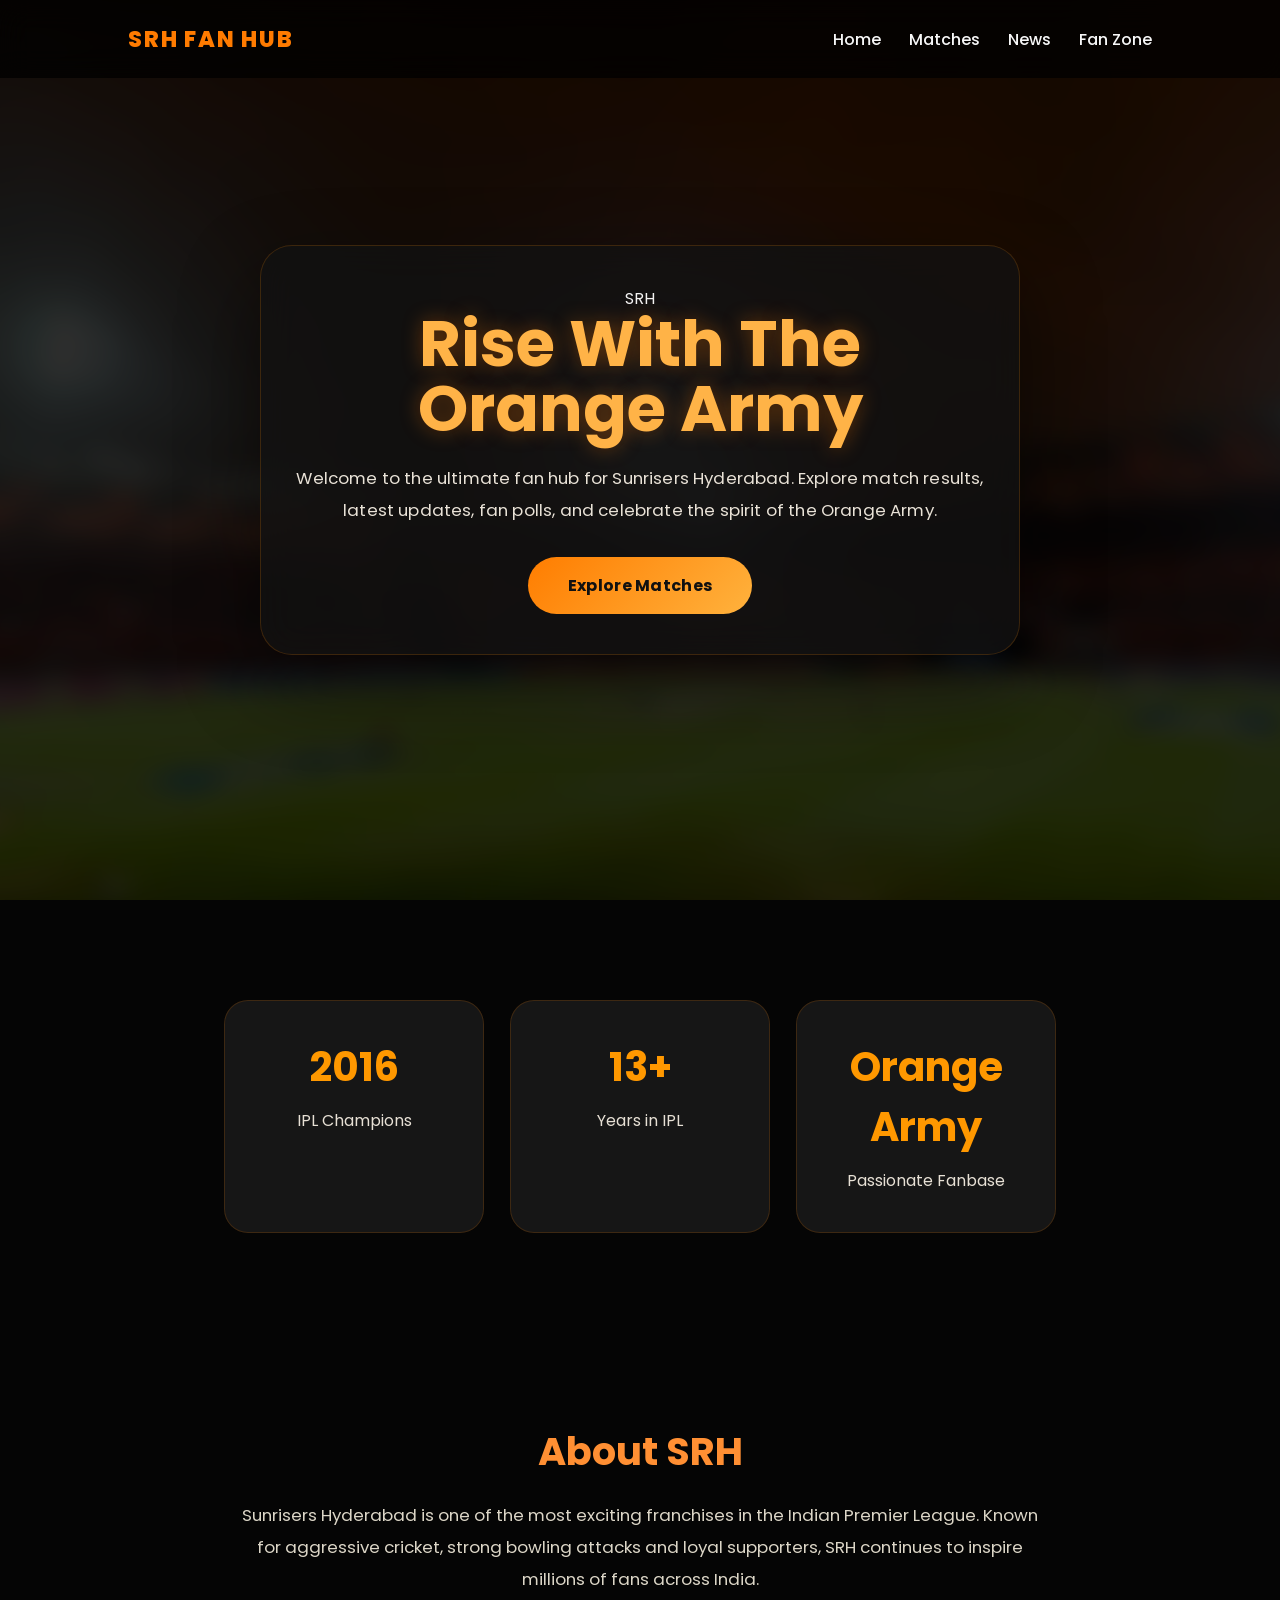
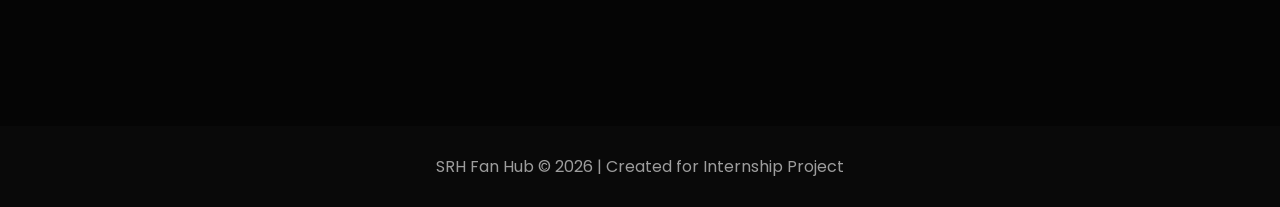
<file: IPL-Website/index.html>
<!DOCTYPE html>
<html lang="en">
<head>
<meta charset="UTF-8">
<meta name="viewport" content="width=device-width, initial-scale=1.0">
<title>SRH Fan Hub</title>

<link rel="stylesheet" href="style.css">

<link href="https://fonts.googleapis.com/css2?family=Poppins:wght@300;400;600;700&display=swap" rel="stylesheet">
</head>

<body>

<header>
  <nav aria-label="Primary navigation">
      <div class="logo">SRH FAN HUB</div>

      <ul>
          <li><a href="index.html">Home</a></li>
          <li><a href="matches.html">Matches</a></li>
          <li><a href="news.html">News</a></li>
          <li><a href="fanzone.html">Fan Zone</a></li>
      </ul>
  </nav>
</header>

<main>
  <section class="hero">

      <div class="overlay"></div>

      <div class="hero-content">

          <div class="css-logo" aria-hidden="true">
              <span>SRH</span>
          </div>

          <h1>Rise With The Orange Army</h1>

          <p>
              Welcome to the ultimate fan hub for Sunrisers Hyderabad.
              Explore match results, latest updates, fan polls,
              and celebrate the spirit of the Orange Army.
          </p>

          <a href="matches.html" class="btn">Explore Matches</a>

      </div>

  </section>

  <section class="stats">

    <div class="card">
        <h2>2016</h2>
        <p>IPL Champions</p>
    </div>

    <div class="card">
        <h2>13+</h2>
        <p>Years in IPL</p>
    </div>

    <div class="card">
        <h2>Orange Army</h2>
        <p>Passionate Fanbase</p>
    </div>

</section>

  <section class="about">

      <h2>About SRH</h2>

      <p>
          Sunrisers Hyderabad is one of the most exciting franchises
          in the Indian Premier League. Known for aggressive cricket,
          strong bowling attacks and loyal supporters, SRH continues
          to inspire millions of fans across India.
      </p>

  </section>
</main>

<footer>
    <p>SRH Fan Hub © 2026 | Created for Internship Project</p>
</footer>
<script src="script.js"></script>
</body>
</html>
</file>
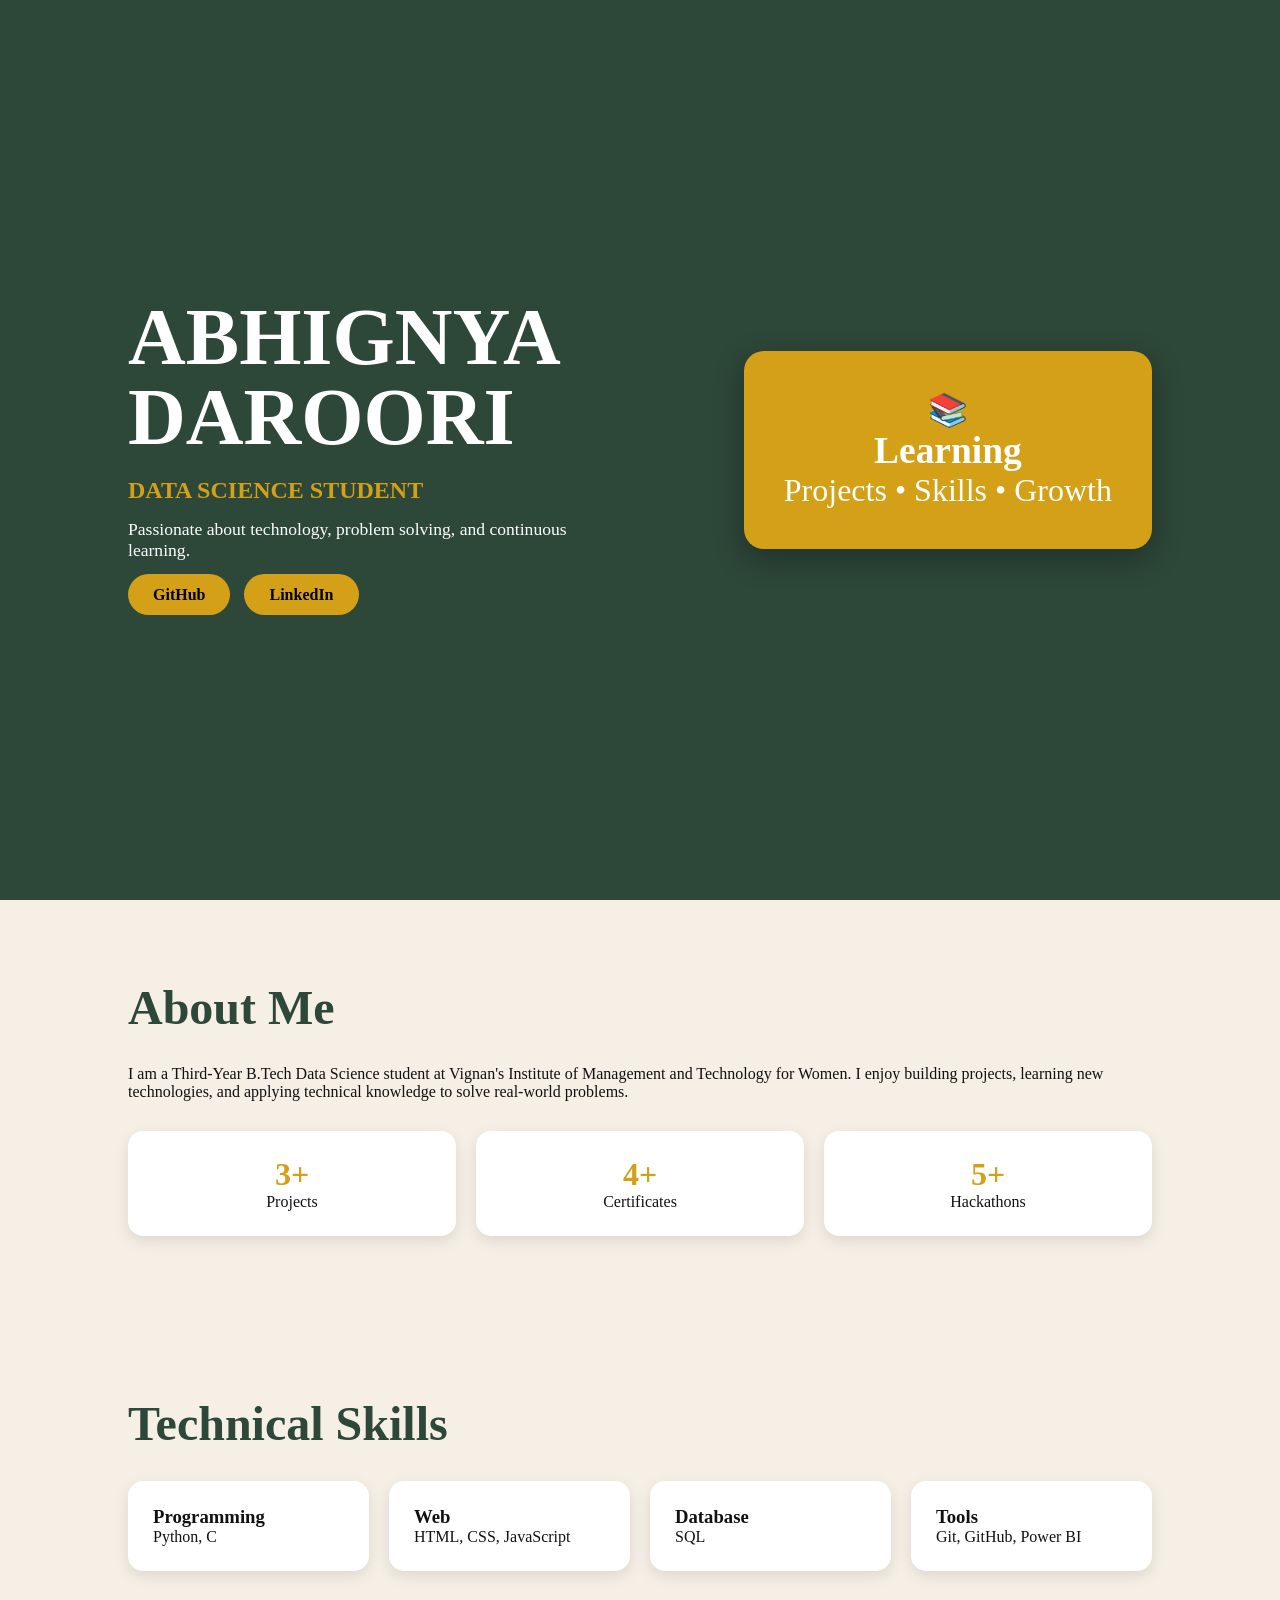
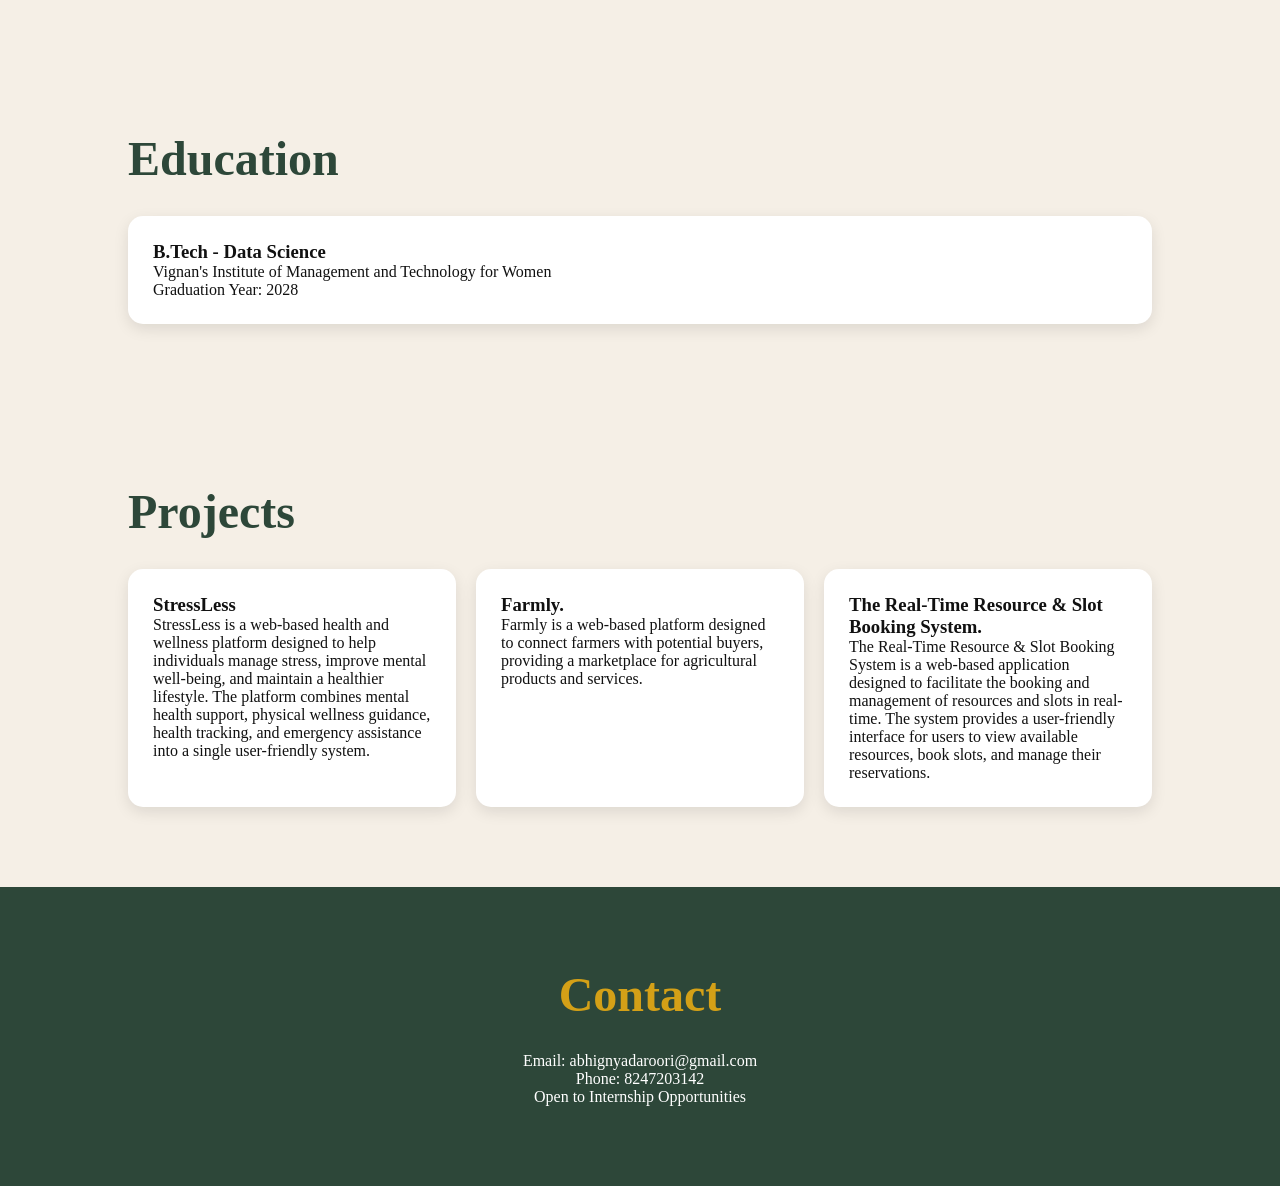
<file: Portfolio-Website/index.html>
<!DOCTYPE html>
<html lang="en">
<head>
<meta charset="UTF-8">
<meta name="viewport" content="width=device-width, initial-scale=1.0">
<title>Abhignya Portfolio</title>
<link rel="stylesheet" href="style.css">
</head>
<body>

<header class="hero">
    <div class="hero-left">
        <h1>ABHIGNYA<br>DAROORI</h1>
        <h2>DATA SCIENCE STUDENT</h2>
        <p>
            Passionate about technology, problem solving,
            and continuous learning.
        </p>

        <div class="buttons">
            <a href="https://github.com/abhignyadaroori-alt" target="_blank">GitHub</a>
            <a href="https://www.linkedin.com/in/abhignya-daroori-2894a1400" target="_blank">LinkedIn</a>
        </div>
    </div>

    <div class="hero-right">
        <div class="book-card">
            📚
            <h3>Learning</h3>
            <p>Projects • Skills • Growth</p>
        </div>
    </div>
</header>

<section class="about reveal">
    <h2>About Me</h2>

    <p>
        I am a Third-Year B.Tech Data Science student at
        Vignan's Institute of Management and Technology for Women.
        I enjoy building projects, learning new technologies,
        and applying technical knowledge to solve real-world problems.
    </p>

    <div class="stats">
        <div class="card">
            <h3>3+</h3>
            <p>Projects</p>
        </div>

        <div class="card">
            <h3>4+</h3>
            <p>Certificates</p>
        </div>

        <div class="card">
            <h3>5+</h3>
            <p>Hackathons</p>
        </div>
    </div>
</section>

<section class="skills reveal">
    <h2>Technical Skills</h2>

    <div class="skill-grid">

        <div class="skill-card">
            <h3>Programming</h3>
            <p>Python, C</p>
        </div>

        <div class="skill-card">
            <h3>Web</h3>
            <p>HTML, CSS, JavaScript</p>
        </div>

        <div class="skill-card">
            <h3>Database</h3>
            <p>SQL</p>
        </div>

        <div class="skill-card">
            <h3>Tools</h3>
            <p>Git, GitHub, Power BI</p>
        </div>

    </div>
</section>

<section class="education reveal">
    <h2>Education</h2>

    <div class="edu-card">
        <h3>B.Tech - Data Science</h3>

        <p>
            Vignan's Institute of Management and Technology for Women
        </p>

        <p>Graduation Year: 2028</p>
    </div>
</section>

<section class="projects reveal">
    <h2>Projects</h2>

    <div class="project-grid">

        <div class="project-card">
            <h3>StressLess</h3>
            <p>StressLess is a web-based health and wellness platform designed to help individuals manage stress, improve mental well-being, and maintain a healthier lifestyle. The platform combines mental health support, physical wellness guidance, health tracking, and emergency assistance into a single user-friendly system.</p>
        </div>

        <div class="project-card">
            <h3>Farmly.</h3>
            <p>Farmly is a web-based platform designed to connect farmers with potential buyers, providing a marketplace for agricultural products and services.</p>
        </div>

        <div class="project-card">
            <h3>The Real-Time Resource & Slot Booking System.</h3>
            <p>The Real-Time Resource & Slot Booking System is a web-based application designed to facilitate the booking and management of resources and slots in real-time. The system provides a user-friendly interface for users to view available resources, book slots, and manage their reservations.</p>
        </div>

    </div>
</section>

<section class="contact reveal">
    <h2>Contact</h2>

    <p>Email: abhignyadaroori@gmail.com</p>

    <p>Phone: 8247203142</p>

    <p>Open to Internship Opportunities</p>
</section>

<script src="script.js"></script>

</body>
</html>
</file>
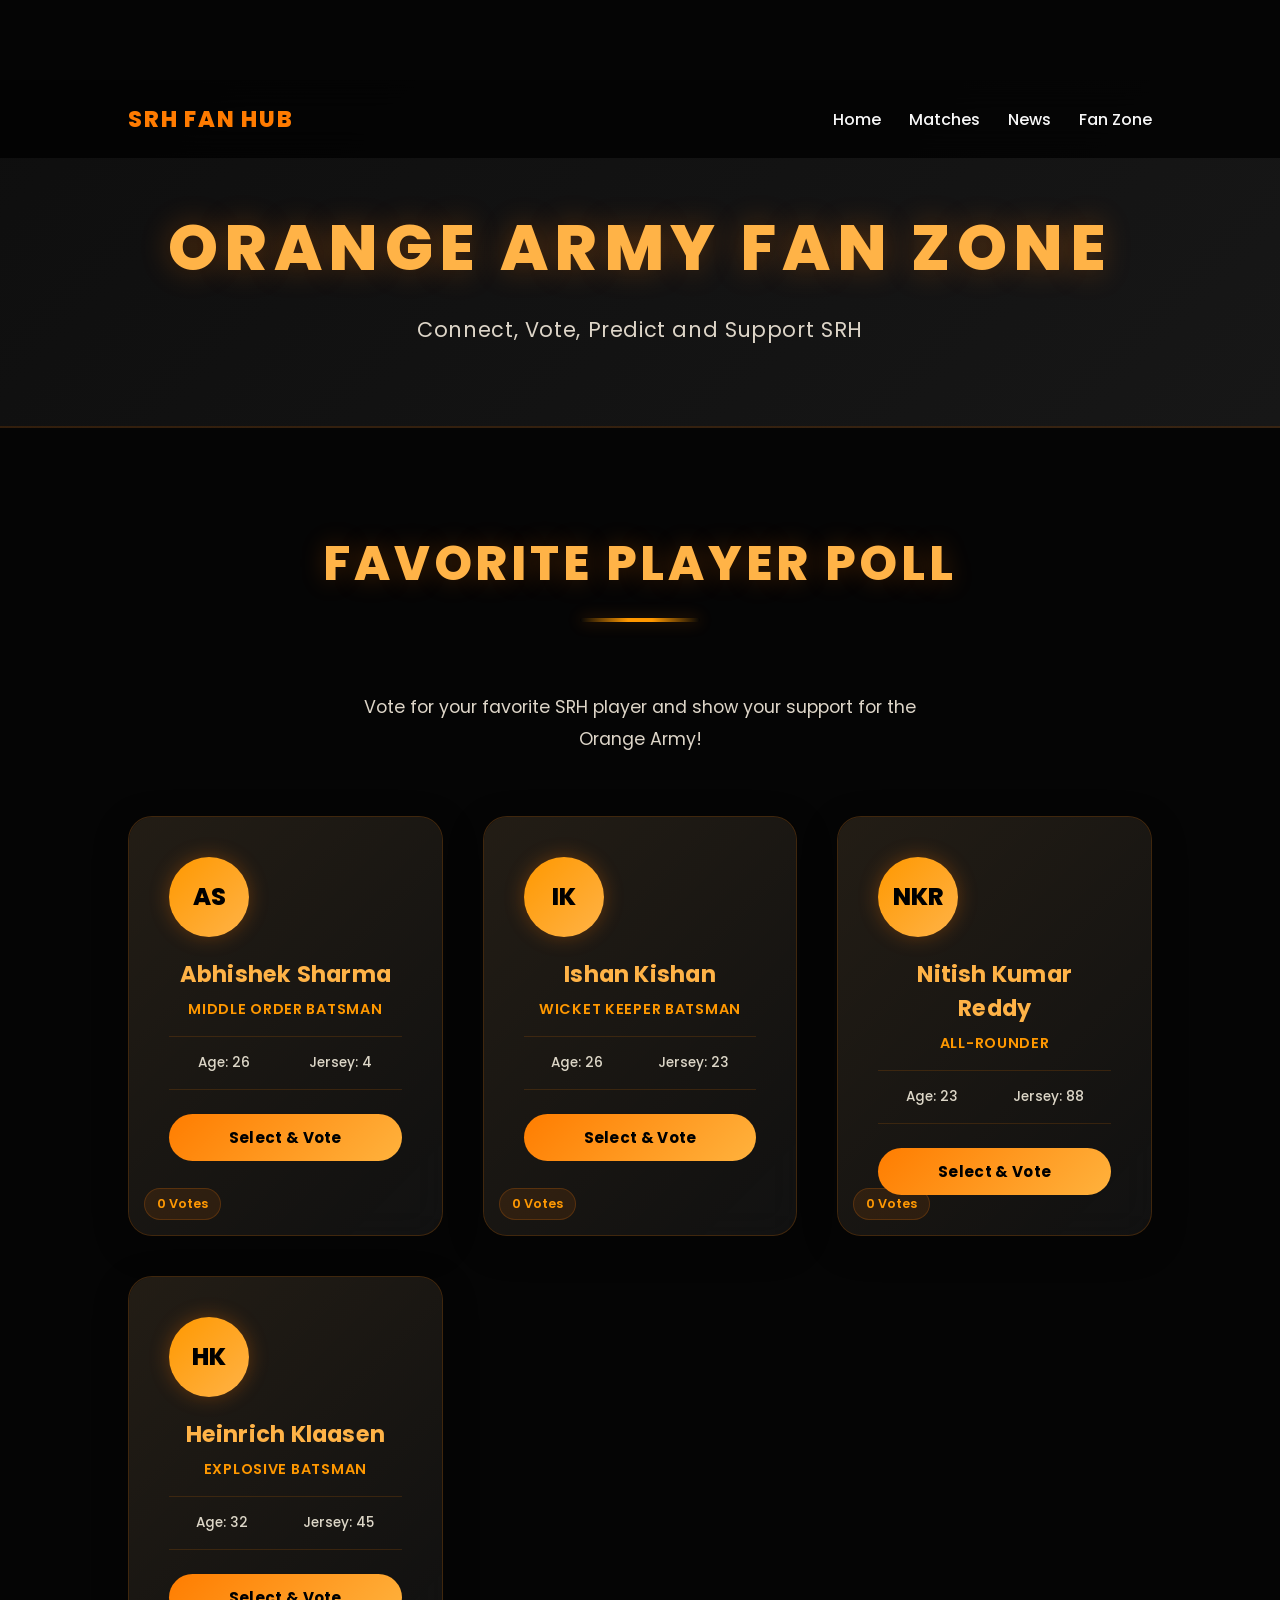
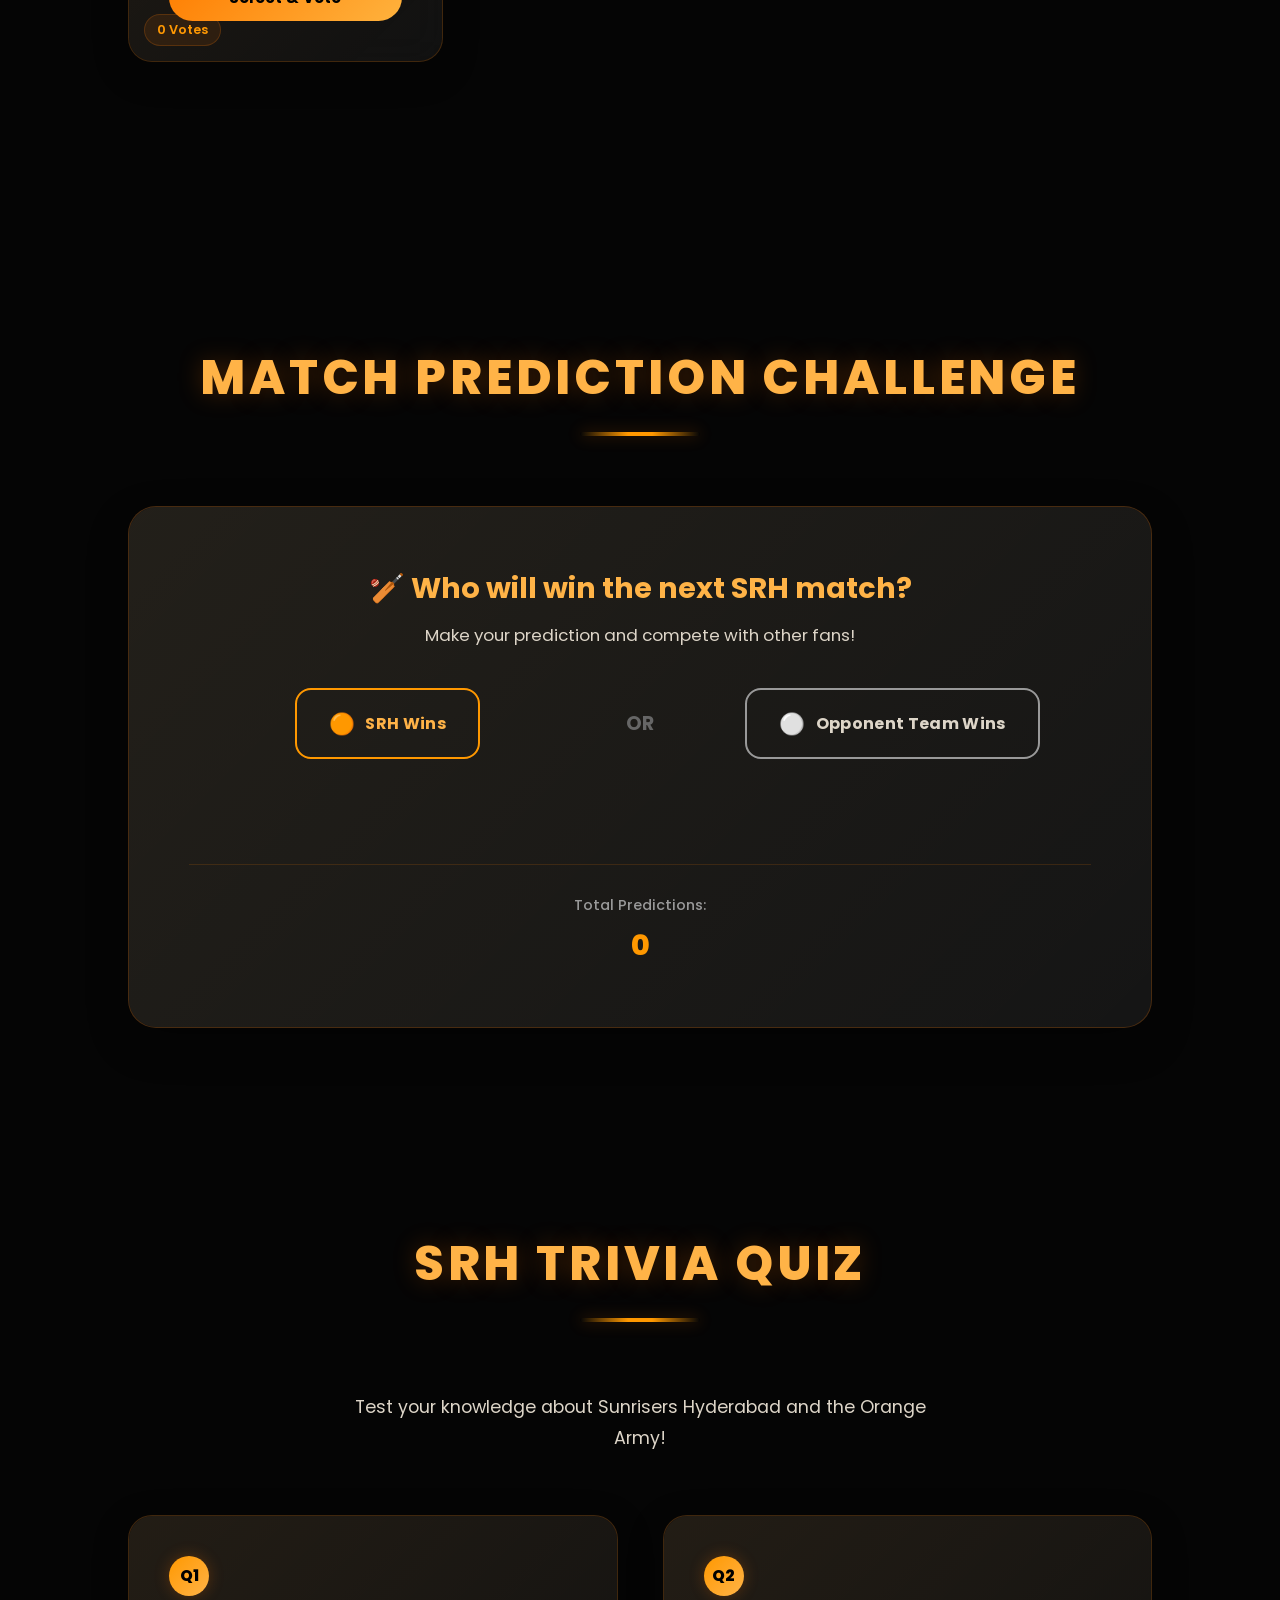
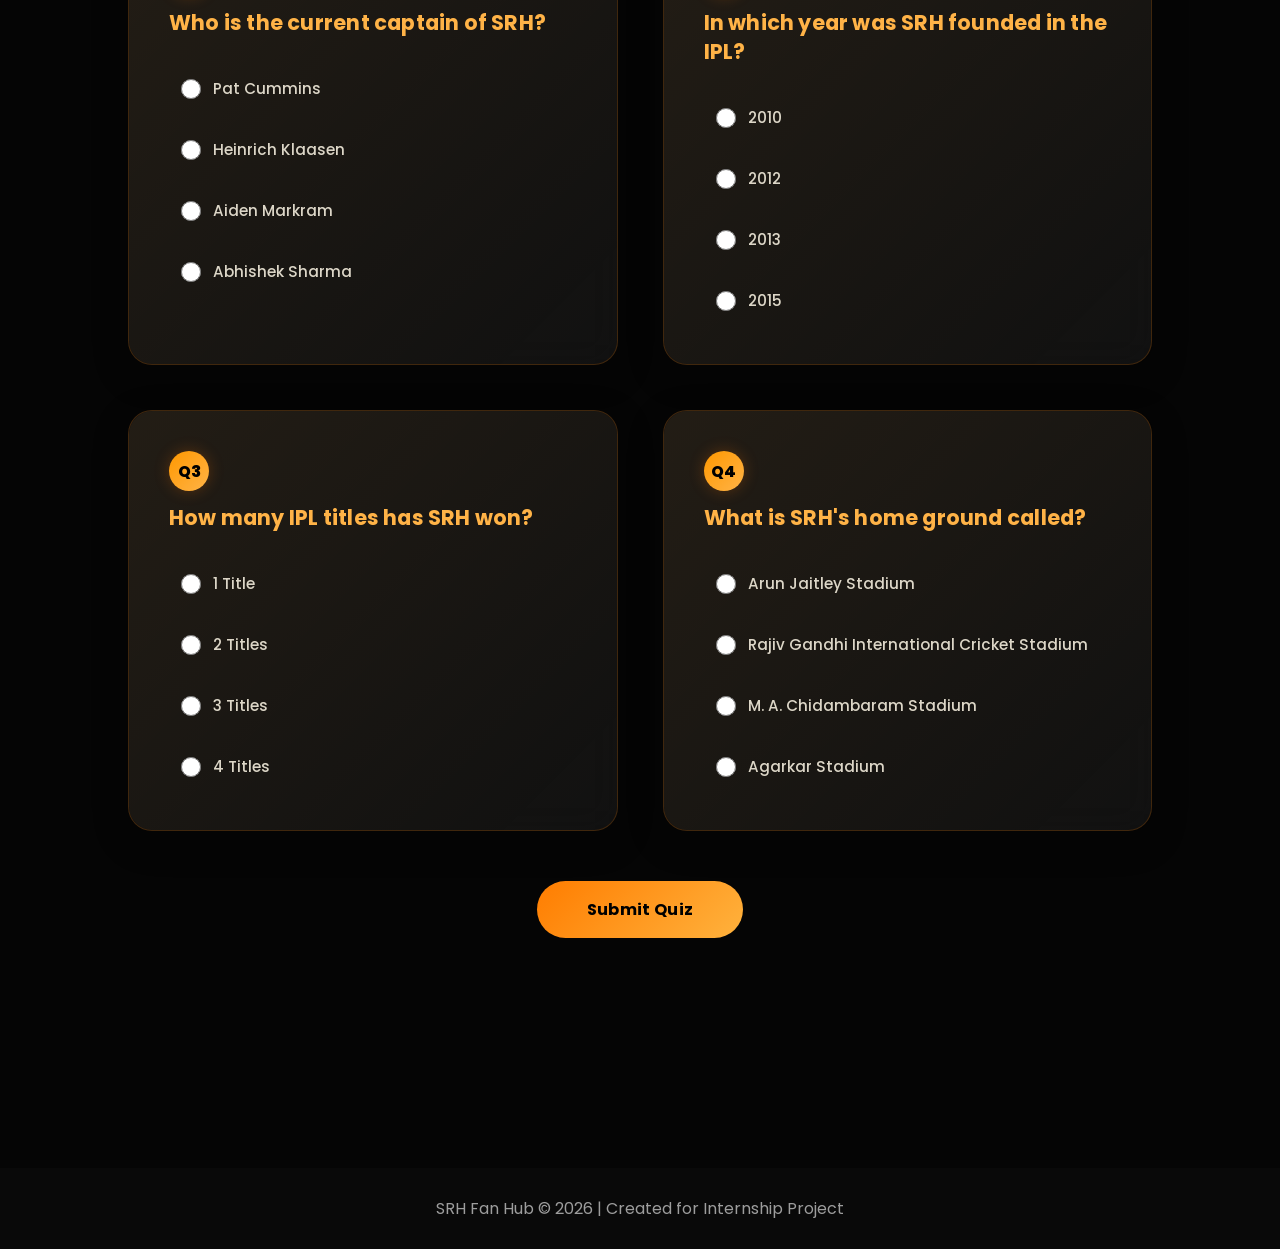
<file: IPL-Website/fanzone.html>
<!DOCTYPE html>
<html lang="en">
<head>
    <meta charset="UTF-8">
    <meta name="viewport" content="width=device-width, initial-scale=1.0">
    <title>Fan Zone - SRH Fan Hub</title>
    <link rel="stylesheet" href="style.css">
    <link href="https://fonts.googleapis.com/css2?family=Poppins:wght@300;400;600;700;800&display=swap" rel="stylesheet">
</head>

<body>

<header>
  <nav aria-label="Primary navigation">
      <div class="logo">SRH FAN HUB</div>
      <ul>
          <li><a href="index.html">Home</a></li>
          <li><a href="matches.html">Matches</a></li>
          <li><a href="news.html">News</a></li>
          <li><a href="fanzone.html">Fan Zone</a></li>
      </ul>
  </nav>
</header>

<main>

<!-- Page Header -->
<section class="fanzone-header">
  <div class="fanzone-header-content">
    <h1>Orange Army Fan Zone</h1>
    <p>Connect, Vote, Predict and Support SRH</p>
  </div>
</section>

<!-- Favorite Player Poll Section -->
<section class="poll-section">
  <div class="section-header">
    <h2>Favorite Player Poll</h2>
    <div class="header-line"></div>
  </div>

  <div class="poll-intro">
    <p>Vote for your favorite SRH player and show your support for the Orange Army!</p>
  </div>

  <div class="player-poll-grid">
    <!-- Player 1: Abhishek Sharma -->
    <div class="player-card">
      <div class="player-card-glow"></div>
      <div class="player-card-content">
        <div class="player-avatar">AS</div>
        <h3>Abhishek Sharma</h3>
        <p class="player-role">Middle Order Batsman</p>
        <div class="player-stats">
          <span class="stat">Age: 26</span>
          <span class="stat">Jersey: 4</span>
        </div>
        <button class="vote-btn" onclick="selectPlayer('Abhishek Sharma', this)">Select & Vote</button>
      </div>
      <div class="vote-count" id="votes-abhishek">0 Votes</div>
    </div>

    <!-- Player 2: Ishan Kishan -->
    <div class="player-card">
      <div class="player-card-glow"></div>
      <div class="player-card-content">
        <div class="player-avatar">IK</div>
        <h3>Ishan Kishan</h3>
        <p class="player-role">Wicket Keeper Batsman</p>
        <div class="player-stats">
          <span class="stat">Age: 26</span>
          <span class="stat">Jersey: 23</span>
        </div>
        <button class="vote-btn" onclick="selectPlayer('Ishan Kishan', this)">Select & Vote</button>
      </div>
      <div class="vote-count" id="votes-ishan">0 Votes</div>
    </div>

    <!-- Player 3: Nitish Kumar Reddy -->
    <div class="player-card">
      <div class="player-card-glow"></div>
      <div class="player-card-content">
        <div class="player-avatar">NKR</div>
        <h3>Nitish Kumar Reddy</h3>
        <p class="player-role">All-rounder</p>
        <div class="player-stats">
          <span class="stat">Age: 23</span>
          <span class="stat">Jersey: 88</span>
        </div>
        <button class="vote-btn" onclick="selectPlayer('Nitish Kumar Reddy', this)">Select & Vote</button>
      </div>
      <div class="vote-count" id="votes-nitish">0 Votes</div>
    </div>

    <!-- Player 4: Heinrich Klaasen -->
    <div class="player-card">
      <div class="player-card-glow"></div>
      <div class="player-card-content">
        <div class="player-avatar">HK</div>
        <h3>Heinrich Klaasen</h3>
        <p class="player-role">Explosive Batsman</p>
        <div class="player-stats">
          <span class="stat">Age: 32</span>
          <span class="stat">Jersey: 45</span>
        </div>
        <button class="vote-btn" onclick="selectPlayer('Heinrich Klaasen', this)">Select & Vote</button>
      </div>
      <div class="vote-count" id="votes-heinrich">0 Votes</div>
    </div>
  </div>

  <div id="poll-message" class="poll-message"></div>
</section>

<!-- Match Prediction Challenge Section -->
<section class="prediction-section">
  <div class="section-header">
    <h2>Match Prediction Challenge</h2>
    <div class="header-line"></div>
  </div>

  <div class="prediction-card">
    <div class="prediction-glow"></div>
    <div class="prediction-content">
      <div class="prediction-question">
        <h3>🏏 Who will win the next SRH match?</h3>
        <p>Make your prediction and compete with other fans!</p>
      </div>

      <div class="prediction-options">
        <div class="option-group">
          <button class="prediction-btn srh-btn" onclick="predictMatch('SRH')">
            <span class="option-icon">🟠</span>
            <span class="option-text">SRH Wins</span>
          </button>
        </div>
        <div class="divider-text">OR</div>
        <div class="option-group">
          <button class="prediction-btn opponent-btn" onclick="predictMatch('Opponent')">
            <span class="option-icon">⚪</span>
            <span class="option-text">Opponent Team Wins</span>
          </button>
        </div>
      </div>

      <div id="prediction-message" class="prediction-message"></div>

      <div class="prediction-stats">
        <div class="stat-item">
          <span class="stat-label">Total Predictions:</span>
          <span class="stat-value" id="total-predictions">0</span>
        </div>
      </div>
    </div>
  </div>
</section>

<!-- SRH Quiz Section -->
<section class="quiz-section">
  <div class="section-header">
    <h2>SRH Trivia Quiz</h2>
    <div class="header-line"></div>
  </div>

  <div class="quiz-intro">
    <p>Test your knowledge about Sunrisers Hyderabad and the Orange Army!</p>
  </div>

  <div class="quiz-container">
    <!-- Quiz Card 1 -->
    <div class="quiz-card">
      <div class="quiz-glow"></div>
      <div class="quiz-content">
        <div class="quiz-question-header">
          <span class="quiz-number">Q1</span>
          <h3>Who is the current captain of SRH?</h3>
        </div>
        <div class="quiz-options">
          <label class="quiz-option">
            <input type="radio" name="q1" value="Pat Cummins">
            <span class="option-text">Pat Cummins</span>
          </label>
          <label class="quiz-option">
            <input type="radio" name="q1" value="Heinrich Klaasen">
            <span class="option-text">Heinrich Klaasen</span>
          </label>
          <label class="quiz-option">
            <input type="radio" name="q1" value="Aiden Markram">
            <span class="option-text">Aiden Markram</span>
          </label>
          <label class="quiz-option">
            <input type="radio" name="q1" value="Abhishek Sharma">
            <span class="option-text">Abhishek Sharma</span>
          </label>
        </div>
      </div>
    </div>

    <!-- Quiz Card 2 -->
    <div class="quiz-card">
      <div class="quiz-glow"></div>
      <div class="quiz-content">
        <div class="quiz-question-header">
          <span class="quiz-number">Q2</span>
          <h3>In which year was SRH founded in the IPL?</h3>
        </div>
        <div class="quiz-options">
          <label class="quiz-option">
            <input type="radio" name="q2" value="2010">
            <span class="option-text">2010</span>
          </label>
          <label class="quiz-option">
            <input type="radio" name="q2" value="2012">
            <span class="option-text">2012</span>
          </label>
          <label class="quiz-option">
            <input type="radio" name="q2" value="2013">
            <span class="option-text">2013</span>
          </label>
          <label class="quiz-option">
            <input type="radio" name="q2" value="2015">
            <span class="option-text">2015</span>
          </label>
        </div>
      </div>
    </div>

    <!-- Quiz Card 3 -->
    <div class="quiz-card">
      <div class="quiz-glow"></div>
      <div class="quiz-content">
        <div class="quiz-question-header">
          <span class="quiz-number">Q3</span>
          <h3>How many IPL titles has SRH won?</h3>
        </div>
        <div class="quiz-options">
          <label class="quiz-option">
            <input type="radio" name="q3" value="1">
            <span class="option-text">1 Title</span>
          </label>
          <label class="quiz-option">
            <input type="radio" name="q3" value="2">
            <span class="option-text">2 Titles</span>
          </label>
          <label class="quiz-option">
            <input type="radio" name="q3" value="3">
            <span class="option-text">3 Titles</span>
          </label>
          <label class="quiz-option">
            <input type="radio" name="q3" value="4">
            <span class="option-text">4 Titles</span>
          </label>
        </div>
      </div>
    </div>

    <!-- Quiz Card 4 -->
    <div class="quiz-card">
      <div class="quiz-glow"></div>
      <div class="quiz-content">
        <div class="quiz-question-header">
          <span class="quiz-number">Q4</span>
          <h3>What is SRH's home ground called?</h3>
        </div>
        <div class="quiz-options">
          <label class="quiz-option">
            <input type="radio" name="q4" value="Arun Jaitley Stadium">
            <span class="option-text">Arun Jaitley Stadium</span>
          </label>
          <label class="quiz-option">
            <input type="radio" name="q4" value="Rajiv Gandhi International Cricket Stadium">
            <span class="option-text">Rajiv Gandhi International Cricket Stadium</span>
          </label>
          <label class="quiz-option">
            <input type="radio" name="q4" value="M. A. Chidambaram Stadium">
            <span class="option-text">M. A. Chidambaram Stadium</span>
          </label>
          <label class="quiz-option">
            <input type="radio" name="q4" value="Agarkar Stadium">
            <span class="option-text">Agarkar Stadium</span>
          </label>
        </div>
      </div>
    </div>
  </div>

  <button class="submit-quiz-btn" onclick="submitQuiz()">Submit Quiz</button>
  <div id="quiz-result" class="quiz-result"></div>
</section>

</main>

<footer>
    <p>SRH Fan Hub © 2026 | Created for Internship Project</p>
</footer>

<script>
// Player Poll Functionality
let playerVotes = {
  'Abhishek Sharma': 0,
  'Ishan Kishan': 0,
  'Nitish Kumar Reddy': 0,
  'Heinrich Klaasen': 0
};

let selectedPlayer = null;

function selectPlayer(playerName, button) {
  // Remove previous selection
  document.querySelectorAll('.player-card').forEach(card => {
    card.classList.remove('selected');
  });
  
  // Add selection to clicked card
  button.closest('.player-card').classList.add('selected');
  selectedPlayer = playerName;
  
  // Update button text
  button.textContent = '✓ Selected - Click Vote!';
}

function voteForPlayer(playerName) {
  if (!selectedPlayer) {
    document.getElementById('poll-message').innerHTML = '<span class="error-msg">⚠️ Please select a player first!</span>';
    return;
  }
  
  playerVotes[selectedPlayer]++;
  
  // Update vote count display
  const voteId = 'votes-' + selectedPlayer.toLowerCase().replace(/\s+/g, '-');
  document.getElementById(voteId).textContent = playerVotes[selectedPlayer] + ' Vote' + (playerVotes[selectedPlayer] !== 1 ? 's' : '');
  
  // Show confirmation message
  document.getElementById('poll-message').innerHTML = `<span class="success-msg">✓ Vote recorded for ${selectedPlayer}!</span>`;
  
  // Reset selection
  document.querySelectorAll('.player-card').forEach(card => {
    card.classList.remove('selected');
    card.querySelector('.vote-btn').textContent = 'Select & Vote';
  });
  selectedPlayer = null;
  
  // Clear message after 3 seconds
  setTimeout(() => {
    document.getElementById('poll-message').innerHTML = '';
  }, 3000);
}

// Match Prediction Functionality
let totalPredictions = 0;

function predictMatch(team) {
  totalPredictions++;
  document.getElementById('total-predictions').textContent = totalPredictions;
  
  const message = team === 'SRH' 
    ? '✓ Great choice! You believe in the Orange Army!'
    : '✓ Prediction recorded! May the best team win!';
  
  document.getElementById('prediction-message').innerHTML = `<span class="success-msg">${message}</span>`;
  
  // Clear message after 4 seconds
  setTimeout(() => {
    document.getElementById('prediction-message').innerHTML = '';
  }, 4000);
}

// Quiz Functionality
const quizAnswers = {
  'q1': 'Pat Cummins',
  'q2': '2013',
  'q3': '1',
  'q4': 'Rajiv Gandhi International Cricket Stadium'
};

function submitQuiz() {
  let score = 0;
  let answered = 0;
  
  for (let question in quizAnswers) {
    const selected = document.querySelector(`input[name="${question}"]:checked`);
    if (selected) {
      answered++;
      if (selected.value === quizAnswers[question]) {
        score++;
      }
    }
  }
  
  if (answered === 0) {
    document.getElementById('quiz-result').innerHTML = '<span class="error-msg">⚠️ Please answer at least one question!</span>';
    return;
  }
  
  const percentage = Math.round((score / 4) * 100);
  let message = '';
  
  if (percentage === 100) {
    message = '🏆 Perfect Score! You are an SRH Super Fan!';
  } else if (percentage >= 75) {
    message = '⭐ Excellent! You know SRH very well!';
  } else if (percentage >= 50) {
    message = '✓ Good effort! Keep following SRH!';
  } else {
    message = '📚 Keep learning about the Orange Army!';
  }
  
  document.getElementById('quiz-result').innerHTML = `
    <div class="quiz-result-content">
      <p class="result-message">${message}</p>
      <p class="result-score">Your Score: ${score}/${4} (${percentage}%)</p>
    </div>
  `;
}
</script>

</body>
</html>
</file>
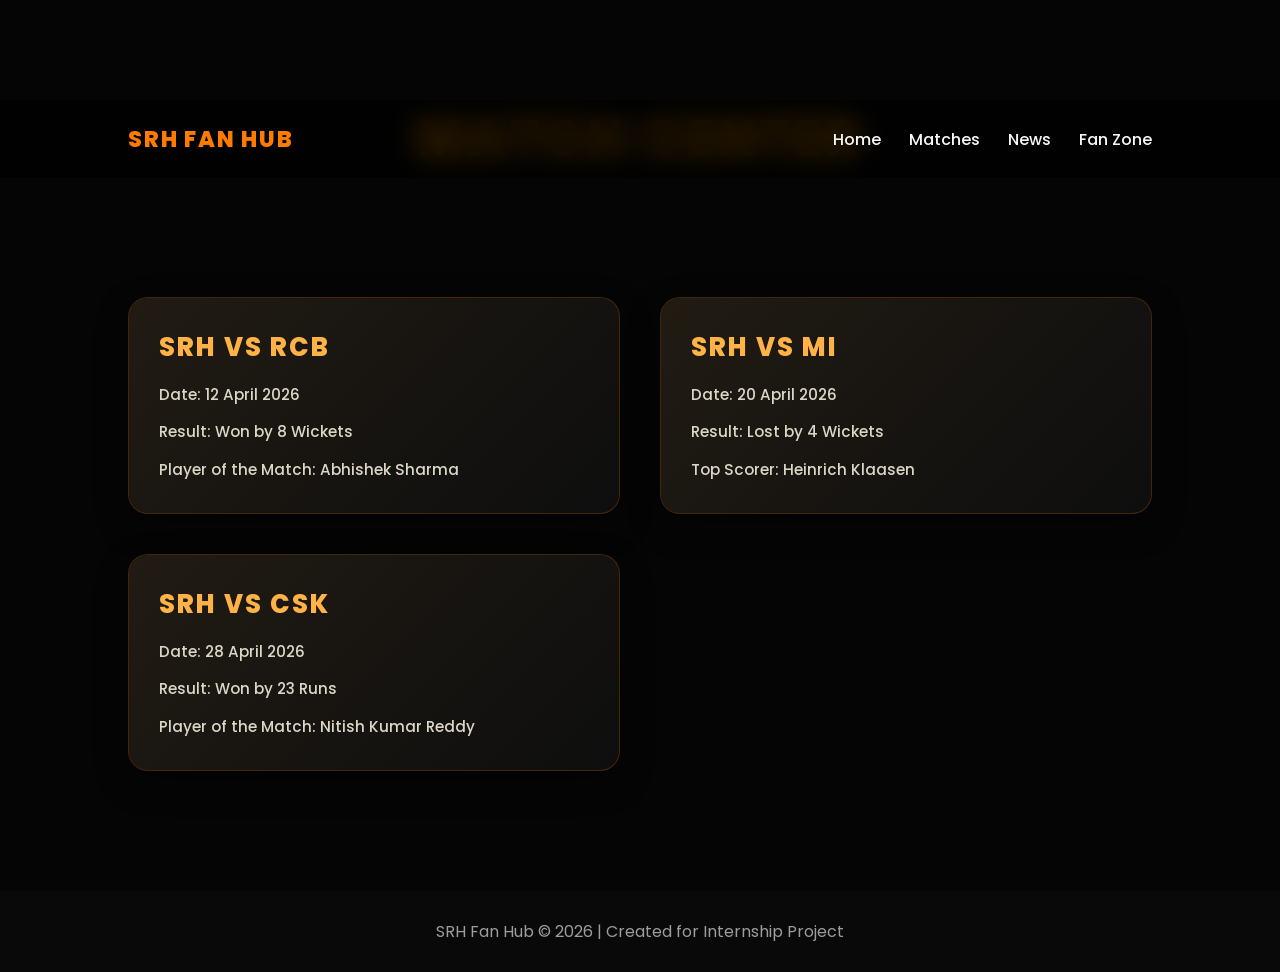
<file: IPL-Website/matches.html>
<!DOCTYPE html>
<html lang="en">
<head>
    <meta charset="UTF-8">
    <meta name="viewport" content="width=device-width, initial-scale=1.0">
    <title>Matches - SRH Fan Hub</title>
    <link rel="stylesheet" href="style.css">
    <link href="https://fonts.googleapis.com/css2?family=Poppins:wght@300;400;600;700;800&display=swap" rel="stylesheet">
</head>

<body>

<header>
  <nav aria-label="Primary navigation">
      <div class="logo">SRH FAN HUB</div>

      <ul>
          <li><a href="index.html">Home</a></li>
          <li><a href="matches.html">Matches</a></li>
          <li><a href="news.html">News</a></li>
          <li><a href="fanzone.html">Fan Zone</a></li>
      </ul>
  </nav>
</header>

<main>
<h1 class="page-title">Match Center</h1>

<div class="match-container">

<div class="match-card">
<h2>SRH vs RCB</h2>
<p>Date: 12 April 2026</p>
<p>Result: Won by 8 Wickets</p>
<p>Player of the Match: Abhishek Sharma</p>
</div>

<div class="match-card">
<h2>SRH vs MI</h2>
<p>Date: 20 April 2026</p>
<p>Result: Lost by 4 Wickets</p>
<p>Top Scorer: Heinrich Klaasen</p>
</div>

<div class="match-card">
<h2>SRH vs CSK</h2>
<p>Date: 28 April 2026</p>
<p>Result: Won by 23 Runs</p>
<p>Player of the Match: Nitish Kumar Reddy</p>
</div>

</div>

</main>

<footer>
    <p>SRH Fan Hub © 2026 | Created for Internship Project</p>
</footer>

</body>
</html>
</file>
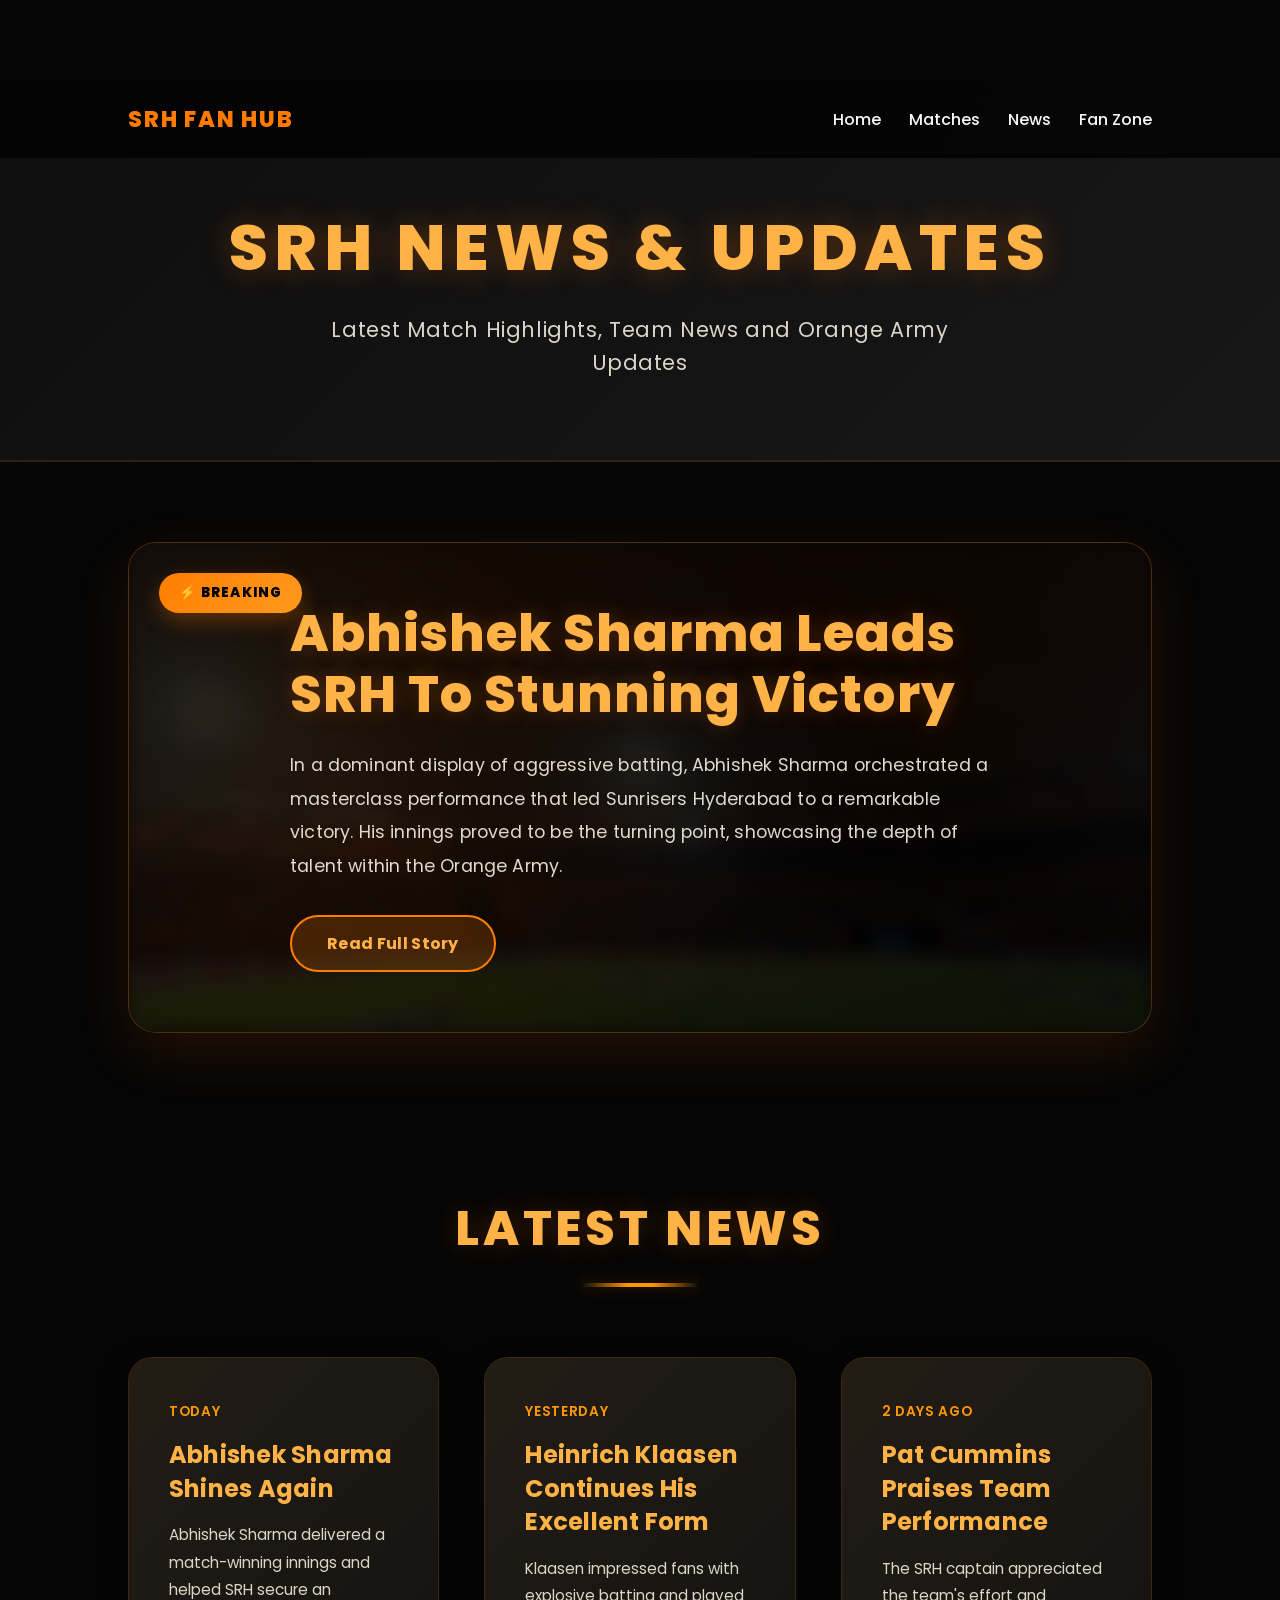
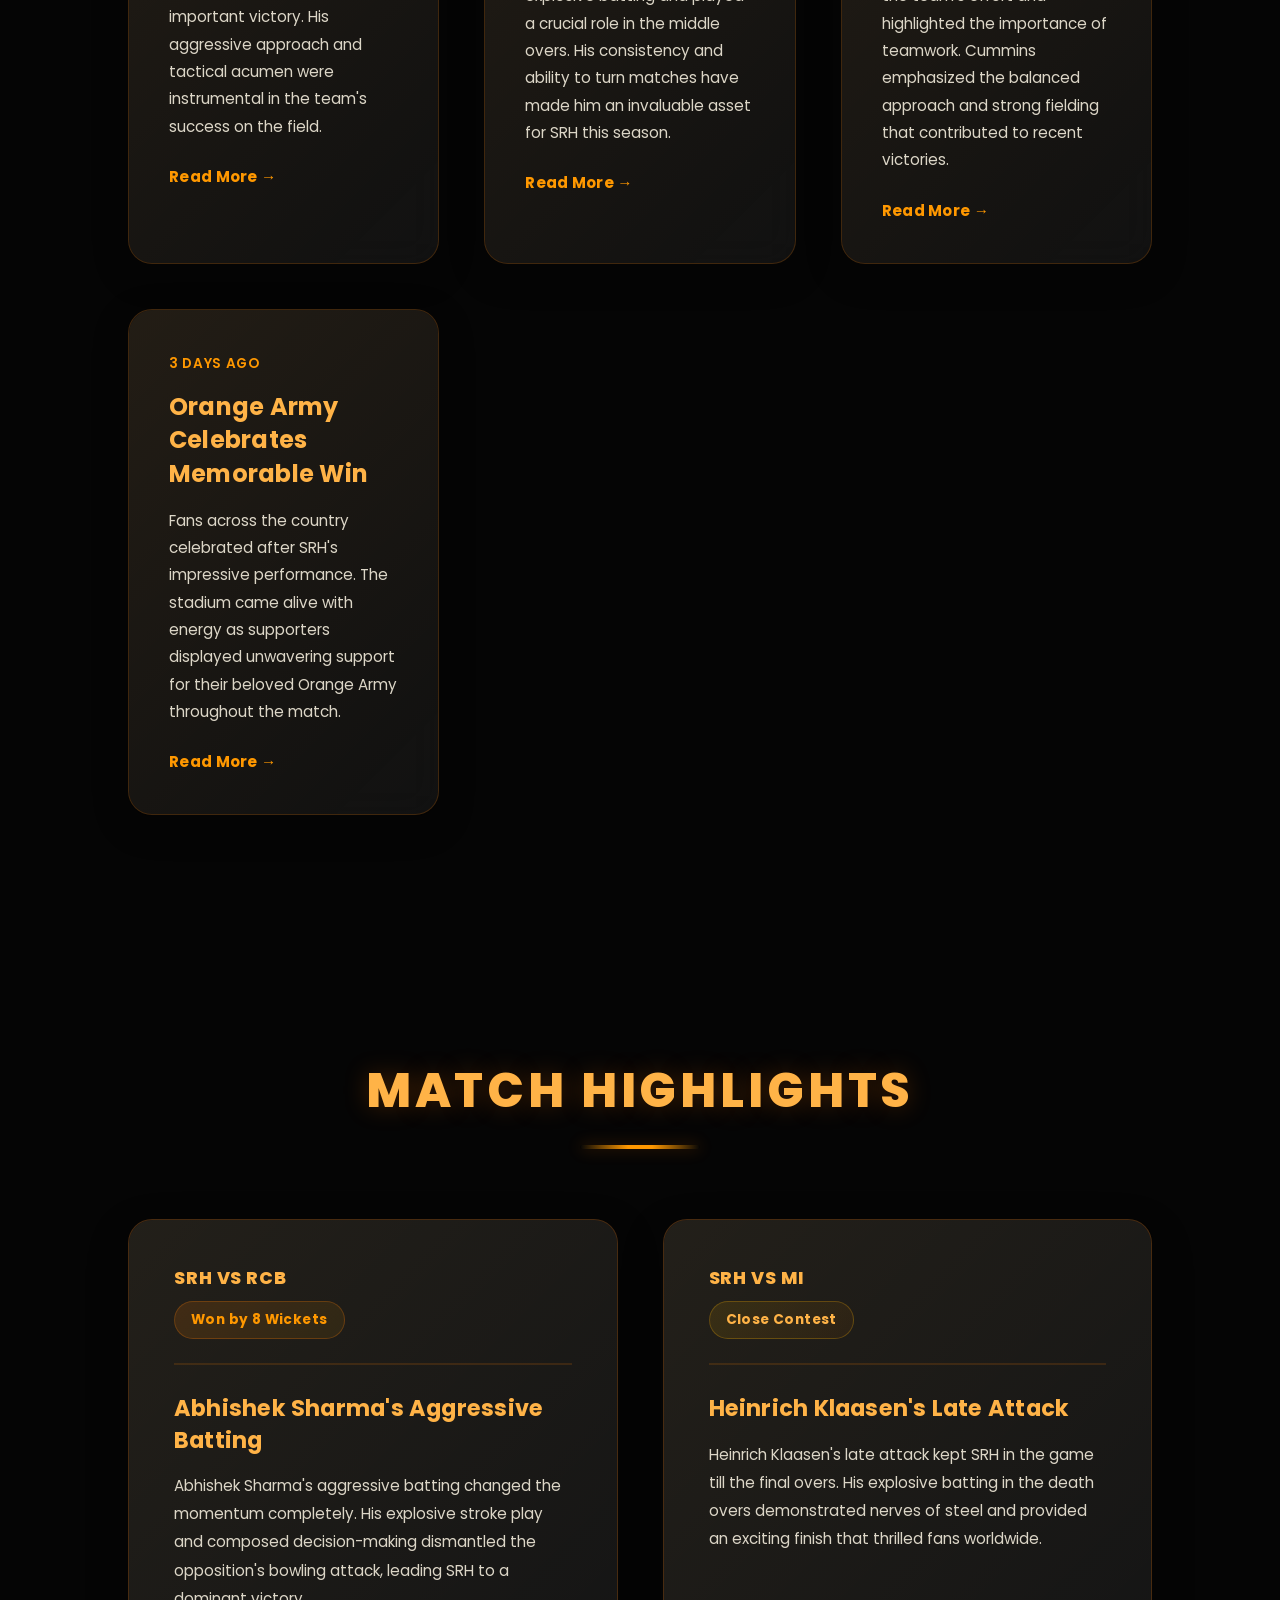
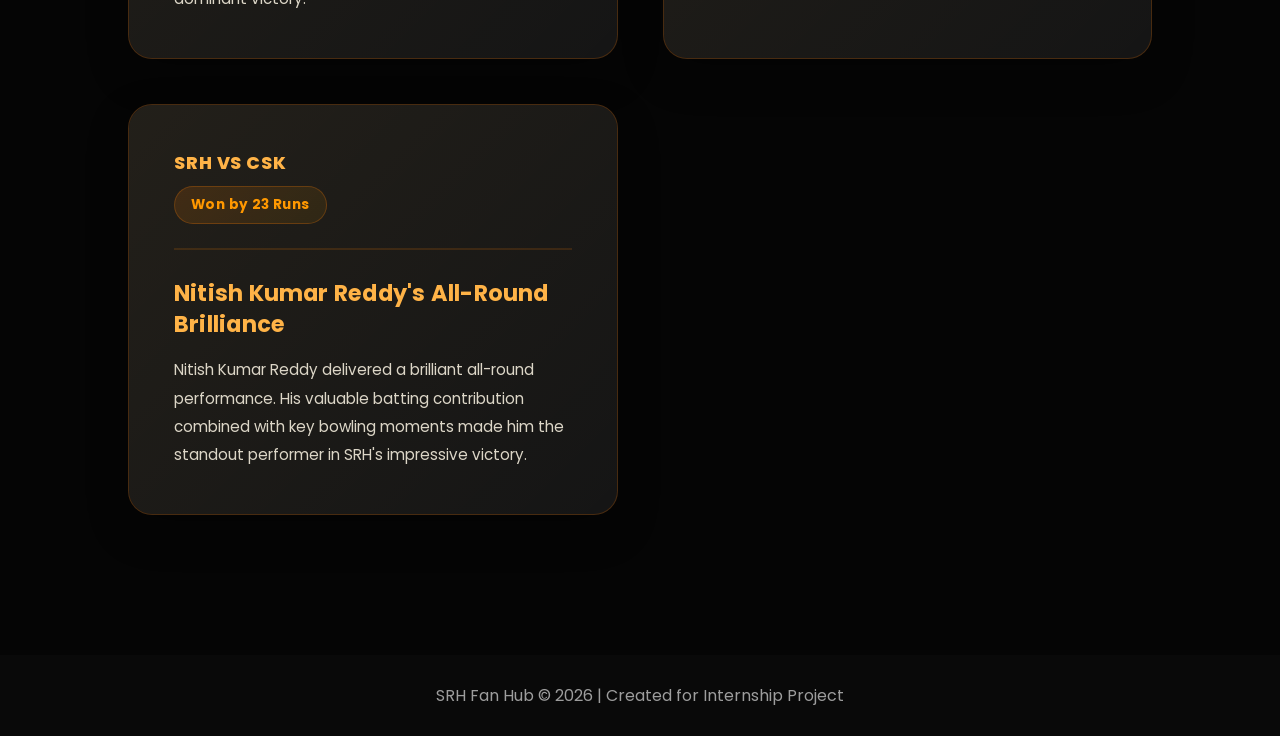
<file: IPL-Website/news.html>
<!DOCTYPE html>
<html lang="en">
<head>
    <meta charset="UTF-8">
    <meta name="viewport" content="width=device-width, initial-scale=1.0">
    <title>News - SRH Fan Hub</title>
    <link rel="stylesheet" href="style.css">
    <link href="https://fonts.googleapis.com/css2?family=Poppins:wght@300;400;600;700;800&display=swap" rel="stylesheet">
</head>

<body>

<header>
  <nav aria-label="Primary navigation">
      <div class="logo">SRH FAN HUB</div>
      <ul>
          <li><a href="index.html">Home</a></li>
          <li><a href="matches.html">Matches</a></li>
          <li><a href="news.html">News</a></li>
          <li><a href="fanzone.html">Fan Zone</a></li>
      </ul>
  </nav>
</header>

<main>

<!-- Page Header -->
<section class="news-header">
  <div class="news-header-content">
    <h1>SRH News & Updates</h1>
    <p>Latest Match Highlights, Team News and Orange Army Updates</p>
  </div>
</section>

<!-- Featured News Section -->
<section class="featured-news-section">
  <div class="featured-news-card">
    <div class="featured-bg-overlay"></div>
    <div class="breaking-badge">⚡ BREAKING</div>
    <div class="featured-content">
      <h2>Abhishek Sharma Leads SRH To Stunning Victory</h2>
      <p>In a dominant display of aggressive batting, Abhishek Sharma orchestrated a masterclass performance that led Sunrisers Hyderabad to a remarkable victory. His innings proved to be the turning point, showcasing the depth of talent within the Orange Army.</p>
      <a href="#" class="btn btn-secondary">Read Full Story</a>
    </div>
  </div>
</section>

<!-- Latest News Section -->
<section class="latest-news-section">
  <div class="section-header">
    <h2>Latest News</h2>
    <div class="header-line"></div>
  </div>

  <div class="news-grid">
    <!-- News Card 1 -->
    <div class="news-card">
      <div class="news-card-glow"></div>
      <div class="news-card-content">
        <div class="news-date">Today</div>
        <h3>Abhishek Sharma Shines Again</h3>
        <p>Abhishek Sharma delivered a match-winning innings and helped SRH secure an important victory. His aggressive approach and tactical acumen were instrumental in the team's success on the field.</p>
        <a href="#" class="read-more">Read More →</a>
      </div>
    </div>

    <!-- News Card 2 -->
    <div class="news-card">
      <div class="news-card-glow"></div>
      <div class="news-card-content">
        <div class="news-date">Yesterday</div>
        <h3>Heinrich Klaasen Continues His Excellent Form</h3>
        <p>Klaasen impressed fans with explosive batting and played a crucial role in the middle overs. His consistency and ability to turn matches have made him an invaluable asset for SRH this season.</p>
        <a href="#" class="read-more">Read More →</a>
      </div>
    </div>

    <!-- News Card 3 -->
    <div class="news-card">
      <div class="news-card-glow"></div>
      <div class="news-card-content">
        <div class="news-date">2 Days Ago</div>
        <h3>Pat Cummins Praises Team Performance</h3>
        <p>The SRH captain appreciated the team's effort and highlighted the importance of teamwork. Cummins emphasized the balanced approach and strong fielding that contributed to recent victories.</p>
        <a href="#" class="read-more">Read More →</a>
      </div>
    </div>

    <!-- News Card 4 -->
    <div class="news-card">
      <div class="news-card-glow"></div>
      <div class="news-card-content">
        <div class="news-date">3 Days Ago</div>
        <h3>Orange Army Celebrates Memorable Win</h3>
        <p>Fans across the country celebrated after SRH's impressive performance. The stadium came alive with energy as supporters displayed unwavering support for their beloved Orange Army throughout the match.</p>
        <a href="#" class="read-more">Read More →</a>
      </div>
    </div>
  </div>
</section>

<!-- Match Highlights Section -->
<section class="highlights-section">
  <div class="section-header">
    <h2>Match Highlights</h2>
    <div class="header-line"></div>
  </div>

  <div class="highlights-grid">
    <!-- Highlight 1 -->
    <div class="highlight-card">
      <div class="highlight-glow"></div>
      <div class="match-info">
        <div class="match-teams">SRH vs RCB</div>
        <div class="match-result">Won by 8 Wickets</div>
      </div>
      <div class="highlight-content">
        <h3>Abhishek Sharma's Aggressive Batting</h3>
        <p>Abhishek Sharma's aggressive batting changed the momentum completely. His explosive stroke play and composed decision-making dismantled the opposition's bowling attack, leading SRH to a dominant victory.</p>
      </div>
    </div>

    <!-- Highlight 2 -->
    <div class="highlight-card">
      <div class="highlight-glow"></div>
      <div class="match-info">
        <div class="match-teams">SRH vs MI</div>
        <div class="match-result close-contest">Close Contest</div>
      </div>
      <div class="highlight-content">
        <h3>Heinrich Klaasen's Late Attack</h3>
        <p>Heinrich Klaasen's late attack kept SRH in the game till the final overs. His explosive batting in the death overs demonstrated nerves of steel and provided an exciting finish that thrilled fans worldwide.</p>
      </div>
    </div>

    <!-- Highlight 3 -->
    <div class="highlight-card">
      <div class="highlight-glow"></div>
      <div class="match-info">
        <div class="match-teams">SRH vs CSK</div>
        <div class="match-result">Won by 23 Runs</div>
      </div>
      <div class="highlight-content">
        <h3>Nitish Kumar Reddy's All-Round Brilliance</h3>
        <p>Nitish Kumar Reddy delivered a brilliant all-round performance. His valuable batting contribution combined with key bowling moments made him the standout performer in SRH's impressive victory.</p>
      </div>
    </div>
  </div>
</section>

</main>

<footer>
    <p>SRH Fan Hub © 2026 | Created for Internship Project</p>
</footer>

</body>
</html>
</file>
<file: IPL-Website/style.css>
*{
  margin: 0;
  padding: 0;
  box-sizing: border-box;
  font-family: 'Poppins', sans-serif;
}

body{
  background: #050505;
  color: #f3f3f3;
  overflow-x: hidden;
}

:root{
  --srh-logo: url("shr-logo.png");
}

nav{
  display: flex;
  justify-content: space-between;
  align-items: center;
  padding: 22px 10%;
  background: rgba(0, 0, 0, 0.74);
  backdrop-filter: blur(15px);
  position: fixed;
  width: 100%;
  z-index: 1000;
}

.logo{
  font-size: 1.4rem;
  font-weight: 800;
  letter-spacing: 0.08em;
  color: #ff7b00;
  text-transform: uppercase;
}

nav ul{
  display: flex;
  list-style: none;
  gap: 28px;
  flex-wrap: wrap;
}

nav ul li a{
  color: #f7f7f7;
  text-decoration: none;
  font-weight: 500;
  transition: color 0.3s ease, transform 0.3s ease;
}

nav ul li a:hover{
  color: #ff9a33;
  transform: translateY(-2px);
}

.hero{
  position: relative;
  min-height: 100vh;
  display: flex;
  justify-content: center;
  align-items: center;
  text-align: center;
  overflow: hidden;
  padding: 0 20px;
}

.hero::before{
  content: "";
  position: absolute;
  inset: 0;
  background: url("stadium-bg.jpg") center/cover no-repeat;
  filter: blur(12px) brightness(0.42);
  transform: scale(1.05);
  z-index: 1;
}

.hero::after{
  content: "";
  position: absolute;
  inset: 0;
  background: var(url(shr-logo.png)) center/contain no-repeat;
  opacity: 0.08;
  pointer-events: none;
  z-index: 2;
}

.overlay{
  position: absolute;
  inset: 0;
  background: rgba(0, 0, 0, 0.55);
  z-index: 3;
}

.hero-content{
  position: relative;
  z-index: 4;
  max-width: 760px;
  width: 100%;
  padding: 40px 35px;
  background: rgba(18, 18, 18, 0.75);
  border: 1px solid rgba(255, 140, 0, 0.18);
  border-radius: 32px;
  box-shadow: 0 30px 80px rgba(0, 0, 0, 0.45);
  backdrop-filter: blur(18px);
}



@keyframes logo-pulse{
  0%, 100% { transform: translateY(0) scale(1); }
  50% { transform: translateY(-3px) scale(1.01); }
}

.hero h1{
  font-size: clamp(2.8rem, 5vw, 4.6rem);
  line-height: 1.02;
  color: #ffb347;
  margin-bottom: 22px;
  text-shadow: 0 0 20px rgba(255, 120, 0, 0.35);
}

.hero p{
  font-size: 1.05rem;
  line-height: 1.9;
  color: #e9e2d7;
  margin-bottom: 30px;
  letter-spacing: 0.01em;
}

.btn{
  display: inline-block;
  padding: 16px 40px;
  background: linear-gradient(135deg, #ff7d00 0%, #ffb23d 100%);
  color: #111;
  text-decoration: none;
  border-radius: 999px;
  font-weight: 700;
  letter-spacing: 0.02em;
  transition: transform 0.25s ease, box-shadow 0.25s ease;
}

.btn:hover{
  transform: translateY(-2px);
  box-shadow: 0 18px 30px rgba(255, 118, 0, 0.28);
}

.stats{
  padding: 100px 10%;
  display: flex;
  justify-content: center;
  gap: 26px;
  flex-wrap: wrap;
}

.card{
  background: rgba(30, 30, 30, 0.72);
  border: 1px solid rgba(255, 130, 0, 0.17);
  padding: 36px 30px;
  width: 260px;
  min-height: 180px;
  text-align: center;
  border-radius: 24px;
  backdrop-filter: blur(18px);
  transition: transform 0.35s ease, box-shadow 0.35s ease;
}

.card:hover{
  transform: translateY(-10px);
  box-shadow: 0 24px 50px rgba(255, 110, 0, 0.22);
}

.card h2{
  color: #ff9800;
  font-size: 2.5rem;
  margin-bottom: 10px;
}

.card p{
  color: #e7e0d5;
  font-size: 1rem;
  line-height: 1.8;
}

.match-container{
  display: grid;
  grid-template-columns: repeat(auto-fit, minmax(350px, 1fr));
  gap: 40px;
  padding: 80px 10%;
  max-width: 1400px;
  margin: 0 auto;
}

.match-card{
  background: rgba(18, 18, 18, 0.82);
  border: 1.5px solid rgba(255, 130, 0, 0.22);
  padding: 30px;
  border-radius: 20px;
  backdrop-filter: blur(18px);
  transition: transform 0.35s ease, box-shadow 0.35s ease, border-color 0.35s ease;
  box-shadow: 0 12px 32px rgba(0, 0, 0, 0.35);
  overflow: hidden;
  position: relative;
}

.match-card::before{
  content: "";
  position: absolute;
  inset: 0;
  border-radius: 20px;
  background: linear-gradient(135deg, rgba(255, 180, 80, 0.08) 0%, transparent 100%);
  z-index: -1;
}

.match-card:hover{
  transform: translateY(-8px);
  border-color: rgba(255, 155, 0, 0.45);
  box-shadow: 0 20px 50px rgba(255, 110, 0, 0.18);
}

.match-card h2{
  color: #ffb347;
  font-size: 1.6rem;
  margin-bottom: 14px;
  text-transform: uppercase;
  letter-spacing: 0.08em;
  font-weight: 800;
}

.match-card p{
  color: #dcd6c7;
  font-size: 0.95rem;
  line-height: 1.8;
  margin-bottom: 10px;
  font-weight: 500;
}

.match-card p:last-child{
  margin-bottom: 0;
}

.page-title{
  text-align: center;
  font-size: clamp(2rem, 4vw, 3.5rem);
  color: #ff9800;
  margin: 100px 20px 40px;
  text-transform: uppercase;
  letter-spacing: 0.08em;
}

.about{
  padding: 90px 15%;
  text-align: center;
}

.about h2{
  font-size: clamp(2rem, 3vw, 3rem);
  color: #ff8f33;
  margin-bottom: 20px;
}

.about p{
  max-width: 820px;
  margin: 0 auto;
  line-height: 1.9;
  font-size: 1.05rem;
  color: #dcd6c7;
}

/* ===== NEWS PAGE STYLES ===== */

.news-header {
  background: linear-gradient(135deg, rgba(15, 15, 15, 0.95) 0%, rgba(25, 25, 25, 0.92) 100%);
  padding: 120px 20px 80px;
  text-align: center;
  border-bottom: 2px solid rgba(255, 120, 0, 0.15);
  margin-top: 80px;
}

.news-header-content h1 {
  font-size: clamp(2.5rem, 5vw, 4rem);
  color: #ffb347;
  margin-bottom: 18px;
  text-transform: uppercase;
  letter-spacing: 0.1em;
  font-weight: 800;
  text-shadow: 0 0 30px rgba(255, 120, 0, 0.3);
}

.news-header-content p {
  font-size: clamp(1rem, 2vw, 1.3rem);
  color: #ddd5c8;
  max-width: 700px;
  margin: 0 auto;
  letter-spacing: 0.03em;
  line-height: 1.6;
}

/* Featured News Section */
.featured-news-section {
  padding: 80px 10% 60px;
  max-width: 1400px;
  margin: 0 auto;
}

.featured-news-card {
  position: relative;
  background: linear-gradient(135deg, rgba(20, 20, 20, 0.85) 0%, rgba(30, 30, 30, 0.8) 100%);
  border: 1.5px solid rgba(255, 120, 0, 0.25);
  border-radius: 28px;
  overflow: hidden;
  padding: 60px;
  backdrop-filter: blur(20px);
  box-shadow: 0 20px 60px rgba(255, 110, 0, 0.12);
  min-height: 450px;
  display: flex;
  align-items: center;
  justify-content: center;
  transition: all 0.45s cubic-bezier(0.34, 1.56, 0.64, 1);
}

.featured-news-card::before {
  content: "";
  position: absolute;
  inset: 0;
  background: url("stadium-bg.jpg") center/cover no-repeat;
  filter: blur(8px) brightness(0.35);
  z-index: 1;
}

.featured-bg-overlay {
  position: absolute;
  inset: 0;
  background: radial-gradient(circle at 20% 50%, rgba(255, 120, 0, 0.08) 0%, transparent 50%),
              linear-gradient(135deg, rgba(0, 0, 0, 0.65) 0%, rgba(0, 0, 0, 0.75) 100%);
  z-index: 2;
}

.featured-news-card:hover {
  transform: translateY(-8px);
  border-color: rgba(255, 140, 0, 0.4);
  box-shadow: 0 30px 80px rgba(255, 110, 0, 0.18);
}

.breaking-badge {
  position: absolute;
  top: 30px;
  left: 30px;
  background: linear-gradient(135deg, #ff7d00 0%, #ff9a1f 100%);
  color: #000;
  padding: 10px 20px;
  border-radius: 999px;
  font-weight: 800;
  font-size: 0.85rem;
  letter-spacing: 0.08em;
  z-index: 4;
  box-shadow: 0 8px 20px rgba(255, 120, 0, 0.3);
  animation: badge-pulse 2s ease-in-out infinite;
}

@keyframes badge-pulse {
  0%, 100% { box-shadow: 0 8px 20px rgba(255, 120, 0, 0.3); }
  50% { box-shadow: 0 8px 30px rgba(255, 120, 0, 0.5); }
}

.featured-content {
  position: relative;
  z-index: 3;
  max-width: 700px;
  text-align: left;
}

.featured-content h2 {
  font-size: clamp(2rem, 4vw, 3.2rem);
  color: #ffb347;
  margin-bottom: 24px;
  line-height: 1.2;
  text-shadow: 0 0 20px rgba(255, 120, 0, 0.25);
  font-weight: 800;
  letter-spacing: 0.02em;
}

.featured-content p {
  font-size: 1.1rem;
  color: #e0d9cc;
  line-height: 1.9;
  margin-bottom: 32px;
  letter-spacing: 0.01em;
}

.btn-secondary {
  display: inline-block;
  padding: 14px 35px;
  background: rgba(255, 125, 0, 0.2);
  border: 2px solid #ff7d00;
  color: #ffb347;
  text-decoration: none;
  border-radius: 999px;
  font-weight: 700;
  letter-spacing: 0.02em;
  transition: all 0.3s ease;
}

.btn-secondary:hover {
  background: linear-gradient(135deg, #ff7d00 0%, #ffb23d 100%);
  color: #000;
  box-shadow: 0 12px 30px rgba(255, 125, 0, 0.35);
  transform: translateY(-2px);
}

/* Latest News Section */
.latest-news-section {
  padding: 100px 10%;
  max-width: 1400px;
  margin: 0 auto;
}

.section-header {
  margin-bottom: 70px;
  text-align: center;
  position: relative;
}

.section-header h2 {
  font-size: clamp(2rem, 4vw, 3rem);
  color: #ffb347;
  margin-bottom: 18px;
  text-transform: uppercase;
  letter-spacing: 0.08em;
  font-weight: 800;
  text-shadow: 0 0 25px rgba(255, 120, 0, 0.25);
}

.header-line {
  width: 120px;
  height: 4px;
  background: linear-gradient(90deg, transparent 0%, #ff9800 40%, #ff9800 60%, transparent 100%);
  margin: 0 auto;
  border-radius: 2px;
  box-shadow: 0 0 15px rgba(255, 120, 0, 0.3);
}

.news-grid {
  display: grid;
  grid-template-columns: repeat(auto-fit, minmax(300px, 1fr));
  gap: 45px;
  margin-bottom: 40px;
}

.news-card {
  position: relative;
  background: rgba(20, 20, 20, 0.8);
  border: 1.5px solid rgba(255, 130, 0, 0.2);
  border-radius: 24px;
  padding: 40px;
  backdrop-filter: blur(18px);
  overflow: hidden;
  transition: all 0.4s cubic-bezier(0.34, 1.56, 0.64, 1);
  box-shadow: 0 10px 35px rgba(0, 0, 0, 0.25);
}

.news-card::before {
  content: "";
  position: absolute;
  inset: 0;
  border-radius: 24px;
  background: linear-gradient(135deg, rgba(255, 180, 80, 0.08) 0%, transparent 100%);
  z-index: 1;
}

.news-card-glow {
  position: absolute;
  inset: 0;
  border-radius: 24px;
  background: radial-gradient(circle at 30% 30%, rgba(255, 125, 0, 0.1) 0%, transparent 70%);
  opacity: 0;
  transition: opacity 0.4s ease;
  z-index: 2;
}

.news-card:hover .news-card-glow {
  opacity: 1;
}

.news-card:hover {
  transform: translateY(-12px);
  border-color: rgba(255, 155, 0, 0.4);
  box-shadow: 0 20px 60px rgba(255, 110, 0, 0.2);
}

.news-card-content {
  position: relative;
  z-index: 3;
}

.news-date {
  display: inline-block;
  font-size: 0.85rem;
  color: #ff9800;
  font-weight: 600;
  letter-spacing: 0.05em;
  margin-bottom: 16px;
  text-transform: uppercase;
}

.news-card h3 {
  font-size: 1.5rem;
  color: #ffb347;
  margin-bottom: 16px;
  line-height: 1.4;
  font-weight: 700;
  letter-spacing: 0.01em;
}

.news-card p {
  font-size: 0.95rem;
  color: #dcd6c7;
  line-height: 1.8;
  margin-bottom: 24px;
}

.read-more {
  display: inline-block;
  color: #ff9800;
  text-decoration: none;
  font-weight: 700;
  font-size: 0.95rem;
  transition: all 0.3s ease;
  letter-spacing: 0.02em;
}

.read-more:hover {
  color: #ffb347;
  transform: translateX(6px);
  text-shadow: 0 0 10px rgba(255, 120, 0, 0.3);
}

/* Highlights Section */
.highlights-section {
  padding: 100px 10%;
  max-width: 1400px;
  margin: 0 auto;
}

.highlights-grid {
  display: grid;
  grid-template-columns: repeat(auto-fit, minmax(320px, 1fr));
  gap: 45px;
}

.highlight-card {
  position: relative;
  background: rgba(25, 25, 25, 0.85);
  border: 1.5px solid rgba(255, 125, 0, 0.22);
  border-radius: 24px;
  padding: 45px;
  backdrop-filter: blur(18px);
  overflow: hidden;
  transition: all 0.4s cubic-bezier(0.34, 1.56, 0.64, 1);
  box-shadow: 0 15px 40px rgba(0, 0, 0, 0.3);
}

.highlight-card::before {
  content: "";
  position: absolute;
  inset: 0;
  border-radius: 24px;
  background: linear-gradient(135deg, rgba(255, 200, 100, 0.06) 0%, transparent 100%);
  z-index: 1;
}

.highlight-glow {
  position: absolute;
  inset: 0;
  border-radius: 24px;
  background: radial-gradient(circle at 50% 50%, rgba(255, 125, 0, 0.12) 0%, transparent 60%);
  opacity: 0;
  transition: opacity 0.4s ease;
  z-index: 2;
}

.highlight-card:hover .highlight-glow {
  opacity: 1;
}

.highlight-card:hover {
  transform: translateY(-12px);
  border-color: rgba(255, 160, 0, 0.4);
  box-shadow: 0 25px 70px rgba(255, 110, 0, 0.22);
}

.match-info {
  position: relative;
  z-index: 3;
  margin-bottom: 28px;
  padding-bottom: 24px;
  border-bottom: 2px solid rgba(255, 125, 0, 0.15);
}

.match-teams {
  font-size: 1.1rem;
  color: #ffb347;
  font-weight: 800;
  letter-spacing: 0.05em;
  text-transform: uppercase;
  margin-bottom: 10px;
}

.match-result {
  display: inline-block;
  background: linear-gradient(135deg, rgba(255, 125, 0, 0.15) 0%, rgba(255, 180, 0, 0.08) 100%);
  color: #ff9800;
  padding: 8px 16px;
  border-radius: 999px;
  font-size: 0.85rem;
  font-weight: 700;
  letter-spacing: 0.03em;
  border: 1px solid rgba(255, 125, 0, 0.25);
}

.match-result.close-contest {
  background: linear-gradient(135deg, rgba(200, 150, 0, 0.15) 0%, rgba(200, 100, 0, 0.08) 100%);
  color: #ffb347;
  border-color: rgba(255, 180, 0, 0.25);
}

.highlight-content {
  position: relative;
  z-index: 3;
}

.highlight-card h3 {
  font-size: 1.4rem;
  color: #ffb347;
  margin-bottom: 16px;
  line-height: 1.4;
  font-weight: 700;
  letter-spacing: 0.01em;
}

.highlight-card p {
  font-size: 0.95rem;
  color: #dcd6c7;
  line-height: 1.85;
}

footer{
  padding: 28px 20px;
  text-align: center;
  background: #090909;
  color: #9d9d9d;
  margin-top: 40px;
}

@media (max-width: 900px) {
  nav {
    padding: 18px 6%;
  }

  .stats {
    padding: 80px 6%;
  }

  .about {
    padding: 70px 8%;
  }

  .match-container {
    padding: 70px 6%;
    gap: 32px;
  }

  .match-card {
    padding: 26px;
  }

  .match-card h2 {
    font-size: 1.4rem;
  }
}

@media (max-width: 700px) {
  nav {
    flex-direction: column;
    align-items: flex-start;
    gap: 18px;
  }

  nav ul {
    gap: 16px;
    flex-wrap: wrap;
  }

  .hero-content {
    padding: 28px 22px;
  }

  .hero h1 {
    font-size: 2.7rem;
  }

  .hero p {
    font-size: 1rem;
  }

  .card {
    width: 100%;
    max-width: 380px;
  }

  .match-container {
    padding: 60px 5%;
    gap: 28px;
    grid-template-columns: 1fr;
  }

  .page-title {
    margin: 80px 20px 30px;
    font-size: 2rem;
  }

  .match-card {
    padding: 24px;
  }

  .match-card h2 {
    font-size: 1.3rem;
  }

  .match-card p {
    font-size: 0.9rem;
  }
}

@media (max-width: 520px) {
  .hero {
    min-height: 88vh;
  }

  .hero-content {
    padding: 24px 18px;
  }

  .btn {
    width: 100%;
    text-align: center;
  }

  .about {
    padding: 55px 5%;
  }

  .match-container {
    padding: 50px 4%;
    gap: 20px;
  }

  .page-title {
    margin: 70px 15px 25px;
    font-size: 1.6rem;
  }

  .match-card {
    padding: 20px;
  }

  .match-card h2 {
    font-size: 1.15rem;
    margin-bottom: 12px;
  }

  .match-card p {
    font-size: 0.85rem;
    margin-bottom: 8px;
  }
}

/* ===== RESPONSIVE NEWS PAGE STYLES ===== */

@media (max-width: 900px) {
  .news-header {
    padding: 100px 20px 60px;
  }

  .news-header-content h1 {
    font-size: 2.5rem;
  }

  .news-header-content p {
    font-size: 1.05rem;
  }

  .featured-news-section {
    padding: 70px 6%;
  }

  .featured-news-card {
    padding: 45px;
    min-height: auto;
  }

  .featured-content h2 {
    font-size: 2rem;
  }

  .featured-content p {
    font-size: 1rem;
  }

  .latest-news-section {
    padding: 80px 6%;
  }

  .news-grid {
    gap: 35px;
  }

  .highlights-section {
    padding: 80px 6%;
  }

  .highlights-grid {
    gap: 35px;
  }

  .section-header h2 {
    font-size: 2rem;
  }
}

@media (max-width: 700px) {
  .news-header {
    padding: 80px 15px 50px;
    margin-top: 70px;
  }

  .news-header-content h1 {
    font-size: 2rem;
    margin-bottom: 14px;
  }

  .news-header-content p {
    font-size: 1rem;
  }

  .featured-news-section {
    padding: 60px 5%;
  }

  .featured-news-card {
    padding: 35px;
    min-height: auto;
  }

  .breaking-badge {
    top: 20px;
    left: 20px;
    padding: 8px 16px;
    font-size: 0.75rem;
  }

  .featured-content {
    text-align: center;
  }

  .featured-content h2 {
    font-size: 1.6rem;
    margin-bottom: 18px;
  }

  .featured-content p {
    font-size: 0.95rem;
    margin-bottom: 24px;
  }

  .btn-secondary {
    width: 100%;
    text-align: center;
  }

  .latest-news-section {
    padding: 70px 5%;
  }

  .section-header {
    margin-bottom: 50px;
  }

  .section-header h2 {
    font-size: 1.7rem;
    margin-bottom: 14px;
  }

  .news-grid {
    grid-template-columns: 1fr;
    gap: 30px;
  }

  .news-card {
    padding: 30px;
  }

  .news-card h3 {
    font-size: 1.3rem;
  }

  .news-card p {
    font-size: 0.9rem;
  }

  .highlights-section {
    padding: 70px 5%;
  }

  .highlights-grid {
    grid-template-columns: 1fr;
    gap: 30px;
  }

  .highlight-card {
    padding: 35px;
  }

  .highlight-card h3 {
    font-size: 1.2rem;
  }

  .highlight-card p {
    font-size: 0.9rem;
  }

  .match-teams {
    font-size: 1rem;
  }
}

@media (max-width: 520px) {
  .news-header {
    padding: 70px 12px 40px;
    margin-top: 65px;
  }

  .news-header-content h1 {
    font-size: 1.6rem;
    margin-bottom: 12px;
  }

  .news-header-content p {
    font-size: 0.9rem;
  }

  .featured-news-section {
    padding: 50px 4%;
  }

  .featured-news-card {
    padding: 25px;
    min-height: auto;
  }

  .breaking-badge {
    top: 15px;
    left: 15px;
    padding: 7px 14px;
    font-size: 0.7rem;
  }

  .featured-content h2 {
    font-size: 1.35rem;
    margin-bottom: 14px;
  }

  .featured-content p {
    font-size: 0.9rem;
    margin-bottom: 18px;
  }

  .latest-news-section {
    padding: 60px 4%;
  }

  .section-header h2 {
    font-size: 1.4rem;
    margin-bottom: 12px;
  }

  .news-grid {
    gap: 22px;
  }

  .news-card {
    padding: 22px;
  }

  .news-date {
    font-size: 0.8rem;
    margin-bottom: 12px;
  }

  .news-card h3 {
    font-size: 1.15rem;
    margin-bottom: 12px;
  }

  .news-card p {
    font-size: 0.85rem;
    margin-bottom: 16px;
  }

  .read-more {
    font-size: 0.9rem;
  }

  .highlights-section {
    padding: 60px 4%;
  }

  .highlights-grid {
    gap: 22px;
  }

  .highlight-card {
    padding: 25px;
  }

  .match-info {
    margin-bottom: 20px;
    padding-bottom: 18px;
  }

  .match-teams {
    font-size: 0.95rem;
    margin-bottom: 8px;
  }

  .match-result {
    font-size: 0.8rem;
    padding: 6px 12px;
  }

  .highlight-card h3 {
    font-size: 1.1rem;
    margin-bottom: 12px;
  }

  .highlight-card p {
    font-size: 0.85rem;
  }
}

/* ===== FAN ZONE PAGE STYLES ===== */

.fanzone-header {
  background: linear-gradient(135deg, rgba(15, 15, 15, 0.95) 0%, rgba(25, 25, 25, 0.92) 100%);
  padding: 120px 20px 80px;
  text-align: center;
  border-bottom: 2px solid rgba(255, 120, 0, 0.15);
  margin-top: 80px;
}

.fanzone-header-content h1 {
  font-size: clamp(2.5rem, 5vw, 4rem);
  color: #ffb347;
  margin-bottom: 18px;
  text-transform: uppercase;
  letter-spacing: 0.1em;
  font-weight: 800;
  text-shadow: 0 0 30px rgba(255, 120, 0, 0.3);
}

.fanzone-header-content p {
  font-size: clamp(1rem, 2vw, 1.3rem);
  color: #ddd5c8;
  max-width: 700px;
  margin: 0 auto;
  letter-spacing: 0.03em;
  line-height: 1.6;
}

/* Player Poll Section */
.poll-section {
  padding: 100px 10%;
  max-width: 1400px;
  margin: 0 auto;
}

.poll-intro {
  text-align: center;
  margin-bottom: 60px;
}

.poll-intro p {
  font-size: 1.1rem;
  color: #ddd5c8;
  max-width: 600px;
  margin: 0 auto;
  line-height: 1.8;
}

.player-poll-grid {
  display: grid;
  grid-template-columns: repeat(auto-fit, minmax(280px, 1fr));
  gap: 40px;
  margin-bottom: 50px;
}

.player-card {
  position: relative;
  background: rgba(20, 20, 20, 0.8);
  border: 1.5px solid rgba(255, 130, 0, 0.2);
  border-radius: 24px;
  padding: 40px;
  backdrop-filter: blur(18px);
  overflow: hidden;
  transition: all 0.4s cubic-bezier(0.34, 1.56, 0.64, 1);
  box-shadow: 0 10px 35px rgba(0, 0, 0, 0.25);
  text-align: center;
}

.player-card::before {
  content: "";
  position: absolute;
  inset: 0;
  border-radius: 24px;
  background: linear-gradient(135deg, rgba(255, 180, 80, 0.08) 0%, transparent 100%);
  z-index: 1;
}

.player-card-glow {
  position: absolute;
  inset: 0;
  border-radius: 24px;
  background: radial-gradient(circle at 50% 30%, rgba(255, 125, 0, 0.15) 0%, transparent 70%);
  opacity: 0;
  transition: opacity 0.4s ease;
  z-index: 2;
}

.player-card:hover .player-card-glow {
  opacity: 1;
}

.player-card.selected {
  border-color: rgba(255, 155, 0, 0.5);
  box-shadow: 0 0 30px rgba(255, 120, 0, 0.3), 0 15px 40px rgba(0, 0, 0, 0.3);
  background: rgba(25, 25, 25, 0.9);
}

.player-card:hover {
  transform: translateY(-12px);
  border-color: rgba(255, 155, 0, 0.4);
  box-shadow: 0 20px 60px rgba(255, 110, 0, 0.2);
}

.player-card-content {
  position: relative;
  z-index: 3;
}

.player-avatar {
  display: inline-block;
  width: 80px;
  height: 80px;
  background: linear-gradient(135deg, #ff9800 0%, #ffb347 100%);
  border-radius: 50%;
  display: flex;
  align-items: center;
  justify-content: center;
  font-size: 1.5rem;
  font-weight: 800;
  color: #000;
  margin-bottom: 20px;
  box-shadow: 0 0 20px rgba(255, 120, 0, 0.3);
}

.player-card h3 {
  font-size: 1.4rem;
  color: #ffb347;
  margin-bottom: 8px;
  font-weight: 700;
  letter-spacing: 0.01em;
}

.player-role {
  font-size: 0.9rem;
  color: #ff9800;
  font-weight: 600;
  margin-bottom: 16px;
  text-transform: uppercase;
  letter-spacing: 0.05em;
}

.player-stats {
  display: flex;
  justify-content: space-around;
  margin-bottom: 24px;
  padding: 16px 0;
  border-top: 1px solid rgba(255, 125, 0, 0.15);
  border-bottom: 1px solid rgba(255, 125, 0, 0.15);
}

.stat {
  font-size: 0.85rem;
  color: #dcd6c7;
  font-weight: 500;
}

.vote-btn {
  width: 100%;
  padding: 12px 20px;
  background: linear-gradient(135deg, #ff7d00 0%, #ffb23d 100%);
  color: #000;
  border: none;
  border-radius: 999px;
  font-weight: 700;
  cursor: pointer;
  transition: all 0.3s ease;
  font-size: 0.95rem;
  letter-spacing: 0.02em;
}

.vote-btn:hover {
  transform: translateY(-2px);
  box-shadow: 0 8px 20px rgba(255, 120, 0, 0.3);
}

.vote-btn:active {
  transform: translateY(0);
}

.vote-count {
  position: absolute;
  bottom: 15px;
  left: 15px;
  font-size: 0.8rem;
  color: #ff9800;
  font-weight: 600;
  background: rgba(255, 120, 0, 0.1);
  padding: 6px 12px;
  border-radius: 999px;
  border: 1px solid rgba(255, 120, 0, 0.2);
}

/* Poll Message Styles */
.poll-message {
  text-align: center;
  min-height: 30px;
  margin-top: 30px;
}

.success-msg {
  display: inline-block;
  color: #4caf50;
  background: rgba(76, 175, 80, 0.1);
  padding: 12px 24px;
  border-radius: 999px;
  border: 1px solid rgba(76, 175, 80, 0.3);
  font-weight: 600;
  font-size: 0.95rem;
  animation: slideIn 0.3s ease;
}

.error-msg {
  display: inline-block;
  color: #ff6b6b;
  background: rgba(255, 107, 107, 0.1);
  padding: 12px 24px;
  border-radius: 999px;
  border: 1px solid rgba(255, 107, 107, 0.3);
  font-weight: 600;
  font-size: 0.95rem;
  animation: slideIn 0.3s ease;
}

@keyframes slideIn {
  from {
    opacity: 0;
    transform: translateY(-10px);
  }
  to {
    opacity: 1;
    transform: translateY(0);
  }
}

/* Match Prediction Section */
.prediction-section {
  padding: 100px 10%;
  max-width: 1400px;
  margin: 0 auto;
}

.prediction-card {
  position: relative;
  background: rgba(25, 25, 25, 0.85);
  border: 1.5px solid rgba(255, 125, 0, 0.22);
  border-radius: 28px;
  padding: 60px;
  backdrop-filter: blur(18px);
  overflow: hidden;
  box-shadow: 0 15px 40px rgba(0, 0, 0, 0.3);
}

.prediction-card::before {
  content: "";
  position: absolute;
  inset: 0;
  border-radius: 28px;
  background: linear-gradient(135deg, rgba(255, 200, 100, 0.06) 0%, transparent 100%);
  z-index: 1;
}

.prediction-glow {
  position: absolute;
  inset: 0;
  border-radius: 28px;
  background: radial-gradient(circle at 50% 50%, rgba(255, 125, 0, 0.12) 0%, transparent 60%);
  opacity: 0;
  transition: opacity 0.4s ease;
  z-index: 2;
}

.prediction-card:hover .prediction-glow {
  opacity: 1;
}

.prediction-content {
  position: relative;
  z-index: 3;
}

.prediction-question {
  text-align: center;
  margin-bottom: 40px;
}

.prediction-question h3 {
  font-size: 1.8rem;
  color: #ffb347;
  margin-bottom: 12px;
  font-weight: 700;
}

.prediction-question p {
  font-size: 1.05rem;
  color: #ddd5c8;
}

.prediction-options {
  display: flex;
  justify-content: center;
  align-items: center;
  gap: 40px;
  margin-bottom: 40px;
  flex-wrap: wrap;
}

.option-group {
  flex: 1;
  min-width: 200px;
  display: flex;
  justify-content: center;
}

.divider-text {
  color: #666;
  font-weight: 700;
  font-size: 1.2rem;
}

.prediction-btn {
  padding: 18px 32px;
  border: 2px solid;
  background: transparent;
  border-radius: 16px;
  cursor: pointer;
  font-weight: 700;
  font-size: 1rem;
  transition: all 0.3s ease;
  display: flex;
  align-items: center;
  gap: 10px;
  letter-spacing: 0.02em;
}

.srh-btn {
  border-color: #ff9800;
  color: #ffb347;
}

.srh-btn:hover {
  background: rgba(255, 120, 0, 0.1);
  box-shadow: 0 0 20px rgba(255, 120, 0, 0.25);
  transform: translateY(-2px);
}

.opponent-btn {
  border-color: #999;
  color: #ddd5c8;
}

.opponent-btn:hover {
  background: rgba(200, 200, 200, 0.1);
  box-shadow: 0 0 15px rgba(200, 200, 200, 0.15);
  transform: translateY(-2px);
}

.option-icon {
  font-size: 1.3rem;
}

.option-text {
  display: block;
}

.prediction-message {
  text-align: center;
  min-height: 35px;
  margin-bottom: 30px;
}

.prediction-stats {
  display: flex;
  justify-content: center;
  gap: 40px;
  padding-top: 30px;
  border-top: 1px solid rgba(255, 125, 0, 0.15);
}

.stat-item {
  text-align: center;
}

.stat-label {
  display: block;
  font-size: 0.9rem;
  color: #999;
  margin-bottom: 8px;
  font-weight: 500;
}

.stat-value {
  display: block;
  font-size: 1.8rem;
  color: #ff9800;
  font-weight: 800;
}

/* Quiz Section */
.quiz-section {
  padding: 100px 10%;
  max-width: 1400px;
  margin: 0 auto;
}

.quiz-intro {
  text-align: center;
  margin-bottom: 60px;
}

.quiz-intro p {
  font-size: 1.1rem;
  color: #ddd5c8;
  max-width: 600px;
  margin: 0 auto;
  line-height: 1.8;
}

.quiz-container {
  display: grid;
  grid-template-columns: repeat(auto-fit, minmax(320px, 1fr));
  gap: 45px;
  margin-bottom: 50px;
}

.quiz-card {
  position: relative;
  background: rgba(20, 20, 20, 0.8);
  border: 1.5px solid rgba(255, 130, 0, 0.2);
  border-radius: 24px;
  padding: 40px;
  backdrop-filter: blur(18px);
  overflow: hidden;
  transition: all 0.4s cubic-bezier(0.34, 1.56, 0.64, 1);
  box-shadow: 0 10px 35px rgba(0, 0, 0, 0.25);
}

.quiz-card::before {
  content: "";
  position: absolute;
  inset: 0;
  border-radius: 24px;
  background: linear-gradient(135deg, rgba(255, 180, 80, 0.08) 0%, transparent 100%);
  z-index: 1;
}

.quiz-glow {
  position: absolute;
  inset: 0;
  border-radius: 24px;
  background: radial-gradient(circle at 30% 30%, rgba(255, 125, 0, 0.1) 0%, transparent 70%);
  opacity: 0;
  transition: opacity 0.4s ease;
  z-index: 2;
}

.quiz-card:hover .quiz-glow {
  opacity: 1;
}

.quiz-card:hover {
  transform: translateY(-12px);
  border-color: rgba(255, 155, 0, 0.4);
  box-shadow: 0 20px 60px rgba(255, 110, 0, 0.2);
}

.quiz-content {
  position: relative;
  z-index: 3;
}

.quiz-question-header {
  margin-bottom: 28px;
}

.quiz-number {
  display: inline-block;
  background: linear-gradient(135deg, #ff9800 0%, #ffb347 100%);
  color: #000;
  width: 40px;
  height: 40px;
  border-radius: 50%;
  display: flex;
  align-items: center;
  justify-content: center;
  font-weight: 800;
  margin-bottom: 12px;
  box-shadow: 0 0 15px rgba(255, 120, 0, 0.25);
}

.quiz-card h3 {
  font-size: 1.3rem;
  color: #ffb347;
  font-weight: 700;
  line-height: 1.4;
  letter-spacing: 0.01em;
}

.quiz-options {
  display: flex;
  flex-direction: column;
  gap: 14px;
}

.quiz-option {
  display: flex;
  align-items: center;
  gap: 12px;
  cursor: pointer;
  padding: 12px;
  border-radius: 12px;
  transition: all 0.3s ease;
}

.quiz-option:hover {
  background: rgba(255, 120, 0, 0.08);
}

.quiz-option input[type="radio"] {
  cursor: pointer;
  accent-color: #ff9800;
  width: 20px;
  height: 20px;
}

.quiz-option .option-text {
  font-size: 0.95rem;
  color: #dcd6c7;
  font-weight: 500;
  display: block;
}

/* Submit Button */
.submit-quiz-btn {
  display: block;
  margin: 40px auto 0;
  padding: 16px 50px;
  background: linear-gradient(135deg, #ff7d00 0%, #ffb23d 100%);
  color: #000;
  border: none;
  border-radius: 999px;
  font-weight: 700;
  font-size: 1rem;
  cursor: pointer;
  transition: all 0.3s ease;
  letter-spacing: 0.02em;
}

.submit-quiz-btn:hover {
  transform: translateY(-2px);
  box-shadow: 0 12px 30px rgba(255, 120, 0, 0.3);
}

.quiz-result {
  text-align: center;
  margin-top: 40px;
  min-height: 50px;
}

.quiz-result-content {
  background: rgba(255, 120, 0, 0.1);
  border: 1.5px solid rgba(255, 120, 0, 0.3);
  border-radius: 16px;
  padding: 30px;
  display: inline-block;
  animation: slideIn 0.3s ease;
}

.result-message {
  font-size: 1.3rem;
  color: #ffb347;
  font-weight: 700;
  margin-bottom: 12px;
}

.result-score {
  font-size: 1.1rem;
  color: #ddd5c8;
  font-weight: 600;
}

/* ===== RESPONSIVE FAN ZONE STYLES ===== */

@media (max-width: 900px) {
  .fanzone-header {
    padding: 100px 20px 60px;
  }

  .fanzone-header-content h1 {
    font-size: 2.5rem;
  }

  .fanzone-header-content p {
    font-size: 1.05rem;
  }

  .poll-section {
    padding: 80px 6%;
  }

  .player-poll-grid {
    gap: 35px;
  }

  .prediction-section {
    padding: 80px 6%;
  }

  .prediction-card {
    padding: 50px;
  }

  .quiz-section {
    padding: 80px 6%;
  }

  .quiz-container {
    gap: 35px;
  }
}

@media (max-width: 700px) {
  .fanzone-header {
    padding: 80px 15px 50px;
    margin-top: 70px;
  }

  .fanzone-header-content h1 {
    font-size: 2rem;
    margin-bottom: 14px;
  }

  .fanzone-header-content p {
    font-size: 1rem;
  }

  .poll-section {
    padding: 70px 5%;
  }

  .poll-intro {
    margin-bottom: 45px;
  }

  .poll-intro p {
    font-size: 1rem;
  }

  .player-poll-grid {
    grid-template-columns: 1fr;
    gap: 30px;
  }

  .player-card {
    padding: 30px;
  }

  .player-avatar {
    width: 70px;
    height: 70px;
    font-size: 1.3rem;
    margin-bottom: 16px;
  }

  .player-card h3 {
    font-size: 1.25rem;
  }

  .prediction-section {
    padding: 70px 5%;
  }

  .prediction-card {
    padding: 40px;
  }

  .prediction-question h3 {
    font-size: 1.5rem;
  }

  .prediction-options {
    flex-direction: column;
    gap: 20px;
  }

  .divider-text {
    display: none;
  }

  .option-group {
    width: 100%;
  }

  .prediction-btn {
    width: 100%;
    justify-content: center;
  }

  .prediction-stats {
    flex-direction: column;
    gap: 20px;
  }

  .quiz-section {
    padding: 70px 5%;
  }

  .quiz-intro {
    margin-bottom: 45px;
  }

  .quiz-container {
    grid-template-columns: 1fr;
    gap: 30px;
  }

  .quiz-card {
    padding: 30px;
  }

  .quiz-card h3 {
    font-size: 1.15rem;
  }

  .submit-quiz-btn {
    padding: 14px 40px;
    font-size: 0.95rem;
  }
}

@media (max-width: 520px) {
  .fanzone-header {
    padding: 70px 12px 40px;
    margin-top: 65px;
  }

  .fanzone-header-content h1 {
    font-size: 1.6rem;
    margin-bottom: 12px;
  }

  .fanzone-header-content p {
    font-size: 0.9rem;
  }

  .poll-section {
    padding: 60px 4%;
  }

  .poll-intro p {
    font-size: 0.95rem;
  }

  .player-poll-grid {
    gap: 22px;
  }

  .player-card {
    padding: 22px;
  }

  .player-avatar {
    width: 60px;
    height: 60px;
    font-size: 1.1rem;
    margin-bottom: 14px;
  }

  .player-card h3 {
    font-size: 1.1rem;
  }

  .player-role {
    font-size: 0.8rem;
  }

  .player-stats {
    margin-bottom: 16px;
    padding: 12px 0;
  }

  .stat {
    font-size: 0.8rem;
  }

  .vote-btn {
    padding: 10px 16px;
    font-size: 0.9rem;
  }

  .prediction-section {
    padding: 60px 4%;
  }

  .prediction-card {
    padding: 30px;
  }

  .prediction-question h3 {
    font-size: 1.3rem;
  }

  .prediction-question p {
    font-size: 0.95rem;
  }

  .prediction-btn {
    padding: 14px 20px;
    font-size: 0.9rem;
  }

  .option-icon {
    font-size: 1.1rem;
  }

  .prediction-stats {
    padding-top: 20px;
    gap: 20px;
  }

  .stat-label {
    font-size: 0.8rem;
  }

  .stat-value {
    font-size: 1.5rem;
  }

  .quiz-section {
    padding: 60px 4%;
  }

  .quiz-container {
    gap: 22px;
  }

  .quiz-card {
    padding: 22px;
  }

  .quiz-number {
    width: 36px;
    height: 36px;
    font-size: 0.9rem;
    margin-bottom: 10px;
  }

  .quiz-card h3 {
    font-size: 1rem;
  }

  .quiz-options {
    gap: 12px;
  }

  .quiz-option {
    padding: 10px;
  }

  .quiz-option input[type="radio"] {
    width: 18px;
    height: 18px;
  }

  .quiz-option .option-text {
    font-size: 0.9rem;
  }

  .submit-quiz-btn {
    padding: 12px 30px;
    font-size: 0.9rem;
  }

  .quiz-result-content {
    padding: 20px;
  }

  .result-message {
    font-size: 1.1rem;
  }

  .result-score {
    font-size: 1rem;
  }
}
</file>
<file: Portfolio-Website/style.css>
*{
margin:0;
padding:0;
box-sizing:border-box;
font-family:Georgia, serif;
}

body{
background:#f5efe6;
color:#111;
}

.hero{
display:flex;
justify-content:space-between;
align-items:center;
padding:80px 10%;
background:#2d4739;
color:white;
min-height:100vh;
}

.hero-left h1{
font-size:5rem;
line-height:1;
margin-bottom:20px;
}

.hero-left h2{
color:#d4a017;
margin-bottom:15px;
}

.hero-left p{
max-width:500px;
font-size:1.1rem;
}

.buttons{
margin-top:25px;
}

.buttons a{
text-decoration:none;
background:#d4a017;
color:black;
padding:12px 25px;
margin-right:10px;
border-radius:30px;
font-weight:bold;
}

.hero-right{
display:flex;
justify-content:center;
align-items:center;
}

.book-card{
background:#d4a017;
padding:40px;
border-radius:20px;
text-align:center;
font-size:2rem;
box-shadow:0 10px 30px rgba(0,0,0,0.3);
}

section{
padding:80px 10%;
}

section h2{
font-size:3rem;
margin-bottom:30px;
color:#2d4739;
}

.stats{
display:flex;
gap:20px;
margin-top:30px;
}

.card{
background:white;
padding:25px;
flex:1;
text-align:center;
border-radius:15px;
box-shadow:0 5px 15px rgba(0,0,0,0.1);
}

.card h3{
font-size:2rem;
color:#d4a017;
}

.skill-grid,
.project-grid{
display:grid;
grid-template-columns:repeat(auto-fit,minmax(220px,1fr));
gap:20px;
}

.skill-card,
.project-card,
.edu-card{
background:white;
padding:25px;
border-radius:15px;
box-shadow:0 5px 15px rgba(0,0,0,0.1);
transition:0.3s;
}

.skill-card:hover,
.project-card:hover,
.edu-card:hover{
transform:translateY(-8px);
}

.contact{
background:#2d4739;
color:white;
text-align:center;
}

.contact h2{
color:#d4a017;
}

.reveal{
opacity:0;
transform:translateY(50px);
transition:1s;
}

.reveal.active{
opacity:1;
transform:translateY(0);
}

@media(max-width:768px){

.hero{
flex-direction:column;
text-align:center;
}

.hero-left h1{
font-size:3rem;
}

.stats{
flex-direction:column;
}
}
</file>
